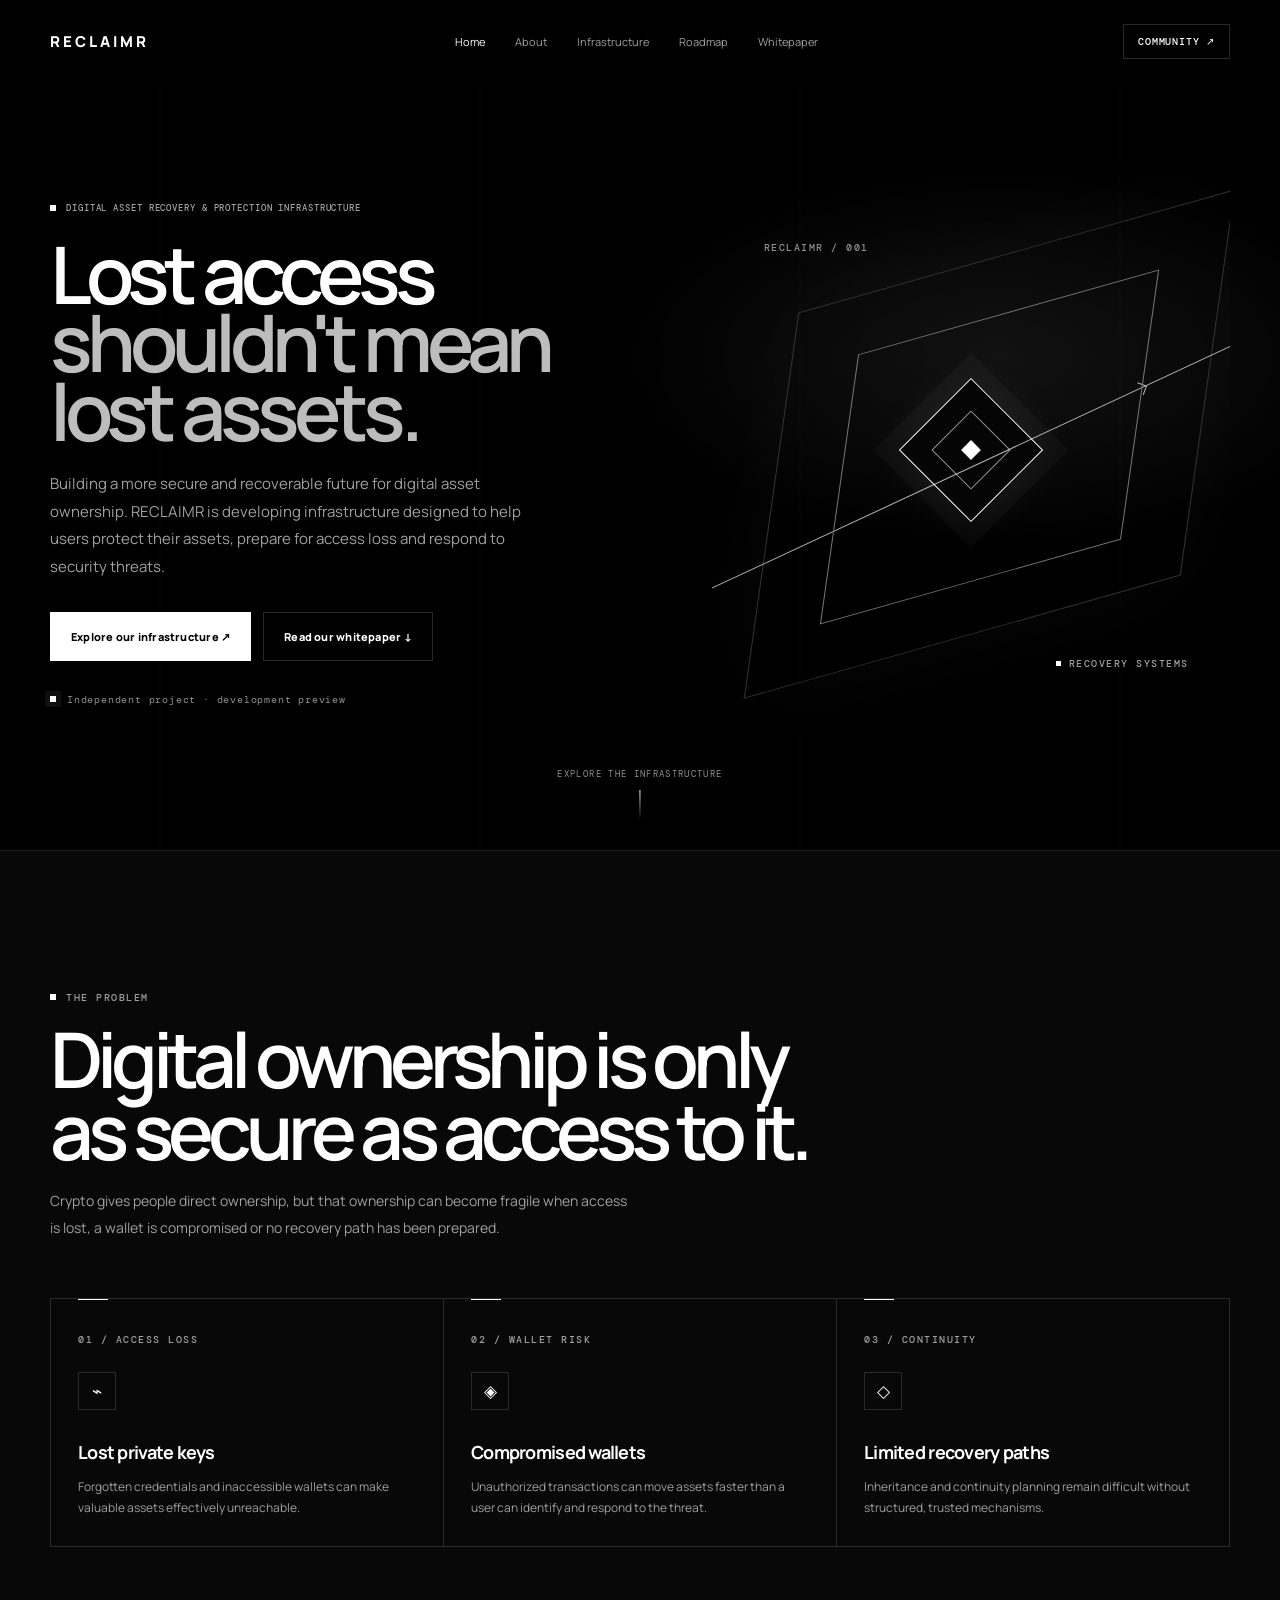
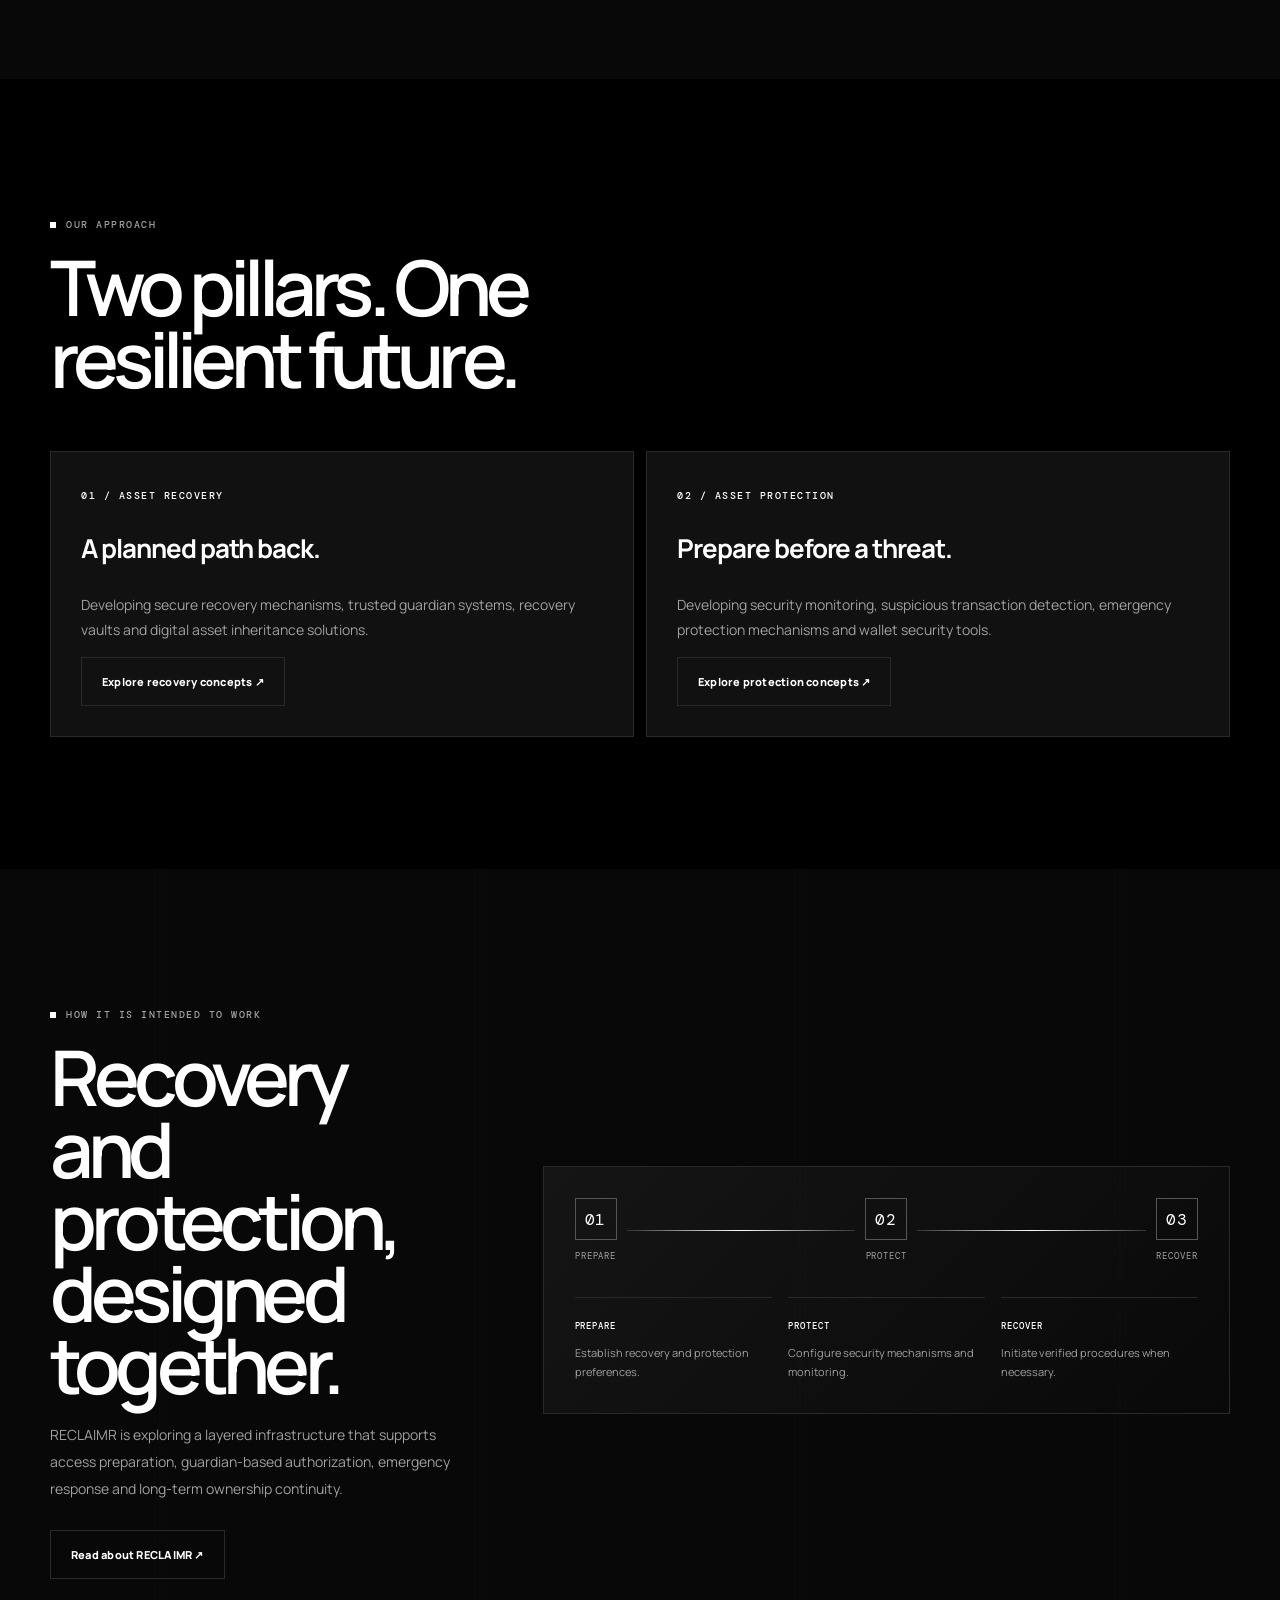
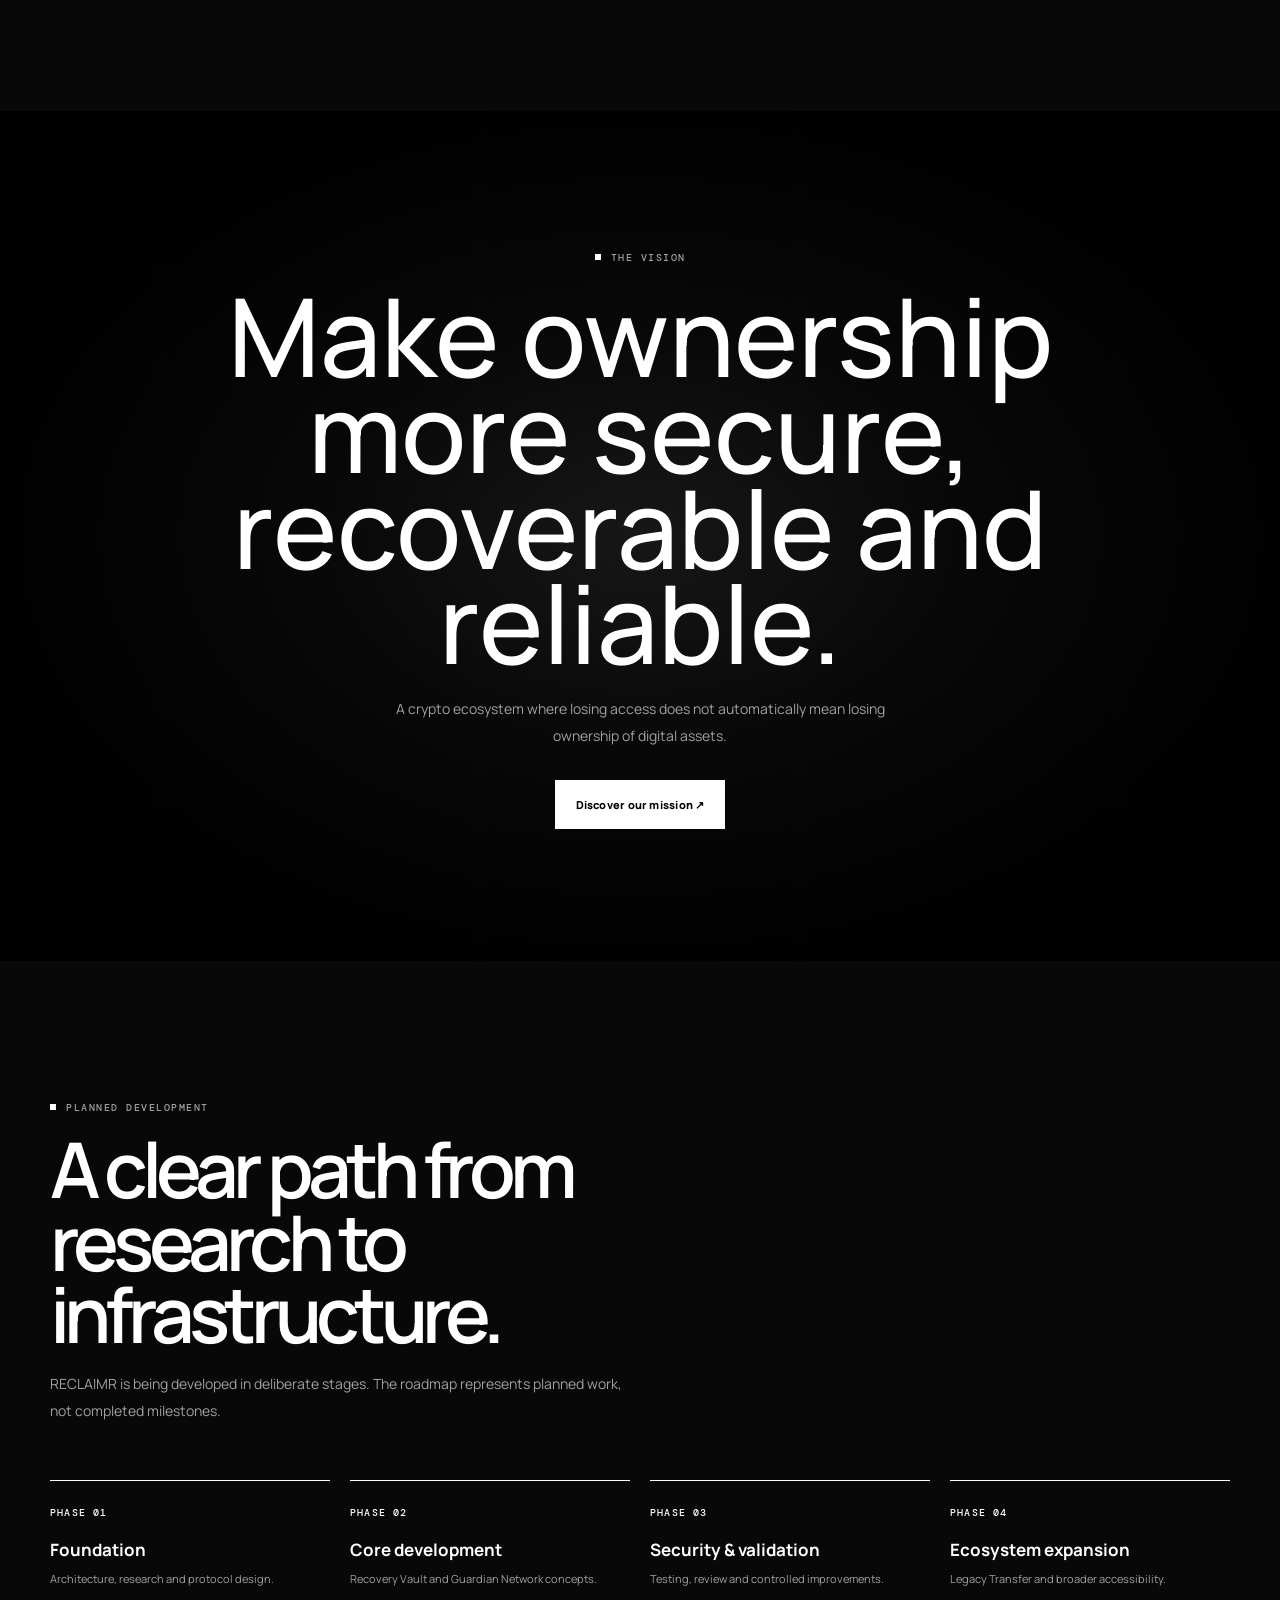
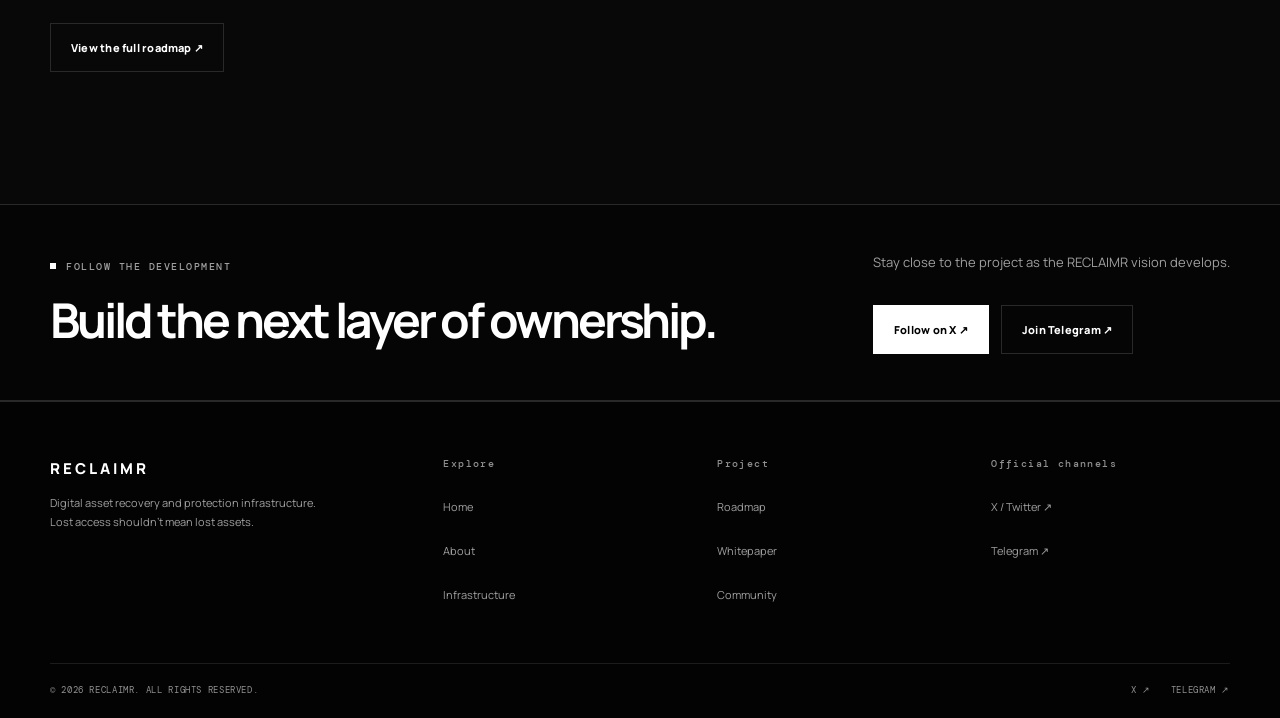
<file: index.html>
<!doctype html>
<html lang="en"><head><meta charset="utf-8"><meta name="viewport" content="width=device-width,initial-scale=1"><meta name="theme-color" content="#000"><meta name="description" content="RECLAIMR is developing digital asset recovery and protection infrastructure."><link rel="icon" href="favicon.svg" type="image/svg+xml"><link rel="stylesheet" href="styles.css"><title>RECLAIMR — Digital Asset Recovery & Protection Infrastructure</title></head>
<body>
<header class="topbar"><nav class="wrap nav" aria-label="Main navigation"><a class="brand" href="index.html"><span class="brand-mark" aria-hidden="true"></span><span>RECLAIMR</span></a><div class="navlinks"><a class="active" href="index.html">Home</a><a href="about.html">About</a><a href="infrastructure.html">Infrastructure</a><a href="roadmap.html">Roadmap</a><a href="whitepaper.html">Whitepaper</a><a class="nav-cta" href="community.html">Community ↗</a></div><a class="nav-cta" href="community.html">Community ↗</a><button class="menu" type="button" aria-label="Open navigation" aria-expanded="false"><span class="micro">Menu</span></button></nav></header>
<main>
<section class="hero"><div class="grid-lines"></div><div class="wrap hero-grid"><div class="hero-copy reveal"><span class="eyebrow">Digital asset recovery &amp; protection infrastructure</span><h1 class="display">Lost access <span>shouldn't mean lost assets.</span></h1><p>Building a more secure and recoverable future for digital asset ownership. RECLAIMR is developing infrastructure designed to help users protect their assets, prepare for access loss and respond to security threats.</p><div class="actions"><a class="button" href="infrastructure.html">Explore our infrastructure ↗</a><a class="button secondary" href="whitepaper.html">Read our whitepaper ↓</a></div><div class="hero-note"><span class="dot"></span>Independent project · development preview</div></div><div class="hero-art reveal delay-2" aria-hidden="true"><div class="angle-art"><span class="micro art-label">RECLAIMR / 001</span><span class="art-core"></span><span class="slash"></span><span class="micro art-footer"><i></i>RECOVERY SYSTEMS</span></div></div></div><div class="scroll-cue">Explore the infrastructure</div></section>
<section class="section problem"><div class="wrap"><div class="section-head reveal"><span class="eyebrow">The problem</span><h2>Digital ownership is only as secure as access to it.</h2><p>Crypto gives people direct ownership, but that ownership can become fragile when access is lost, a wallet is compromised or no recovery path has been prepared.</p></div><div class="card-grid reveal"><article class="card"><span class="micro card-index">01 / ACCESS LOSS</span><div class="icon-box" style="margin-top:24px">⌁</div><h3>Lost private keys</h3><p>Forgotten credentials and inaccessible wallets can make valuable assets effectively unreachable.</p></article><article class="card"><span class="micro card-index">02 / WALLET RISK</span><div class="icon-box" style="margin-top:24px">◈</div><h3>Compromised wallets</h3><p>Unauthorized transactions can move assets faster than a user can identify and respond to the threat.</p></article><article class="card"><span class="micro card-index">03 / CONTINUITY</span><div class="icon-box" style="margin-top:24px">◇</div><h3>Limited recovery paths</h3><p>Inheritance and continuity planning remain difficult without structured, trusted mechanisms.</p></article></div></div></section>
<section class="section"><div class="wrap"><div class="section-head reveal"><span class="eyebrow">Our approach</span><h2>Two pillars. One resilient future.</h2></div><div class="pillars"><article class="pillar reveal"><span class="micro">01 / ASSET RECOVERY</span><h3>A planned path back.</h3><p>Developing secure recovery mechanisms, trusted guardian systems, recovery vaults and digital asset inheritance solutions.</p><a class="button secondary" href="infrastructure.html">Explore recovery concepts ↗</a></article><article class="pillar reveal delay-1"><span class="micro">02 / ASSET PROTECTION</span><h3>Prepare before a threat.</h3><p>Developing security monitoring, suspicious transaction detection, emergency protection mechanisms and wallet security tools.</p><a class="button secondary" href="infrastructure.html">Explore protection concepts ↗</a></article></div></div></section>
<section class="section approach"><div class="grid-lines"></div><div class="wrap approach-grid"><div class="section-head reveal"><span class="eyebrow">How it is intended to work</span><h2>Recovery and protection, designed together.</h2><p>RECLAIMR is exploring a layered infrastructure that supports access preparation, guardian-based authorization, emergency response and long-term ownership continuity.</p><a class="button secondary" href="about.html" style="margin-top:28px">Read about RECLAIMR ↗</a></div><div class="flow-panel reveal delay-1"><div class="flow-path"><div class="flow-step"><i>01</i>PREPARE</div><div class="flow-line"></div><div class="flow-step"><i>02</i>PROTECT</div><div class="flow-line"></div><div class="flow-step"><i>03</i>RECOVER</div></div><div class="stages"><div class="stage"><b>PREPARE</b><span>Establish recovery and protection preferences.</span></div><div class="stage"><b>PROTECT</b><span>Configure security mechanisms and monitoring.</span></div><div class="stage"><b>RECOVER</b><span>Initiate verified procedures when necessary.</span></div></div></div></div></section>
<section class="section vision"><div class="grid-lines"></div><div class="wrap vision-copy reveal"><span class="eyebrow">The vision</span><h2>Make ownership more secure, recoverable and reliable.</h2><p>A crypto ecosystem where losing access does not automatically mean losing ownership of digital assets.</p><div class="actions"><a class="button" href="about.html">Discover our mission ↗</a></div></div></section>
<section class="section preview"><div class="wrap"><div class="section-head reveal"><span class="eyebrow">Planned development</span><h2>A clear path from research to infrastructure.</h2><p>RECLAIMR is being developed in deliberate stages. The roadmap represents planned work, not completed milestones.</p></div><div class="roadmap-preview reveal"><article class="roadmap-item"><b>PHASE 01</b><h3>Foundation</h3><p>Architecture, research and protocol design.</p></article><article class="roadmap-item"><b>PHASE 02</b><h3>Core development</h3><p>Recovery Vault and Guardian Network concepts.</p></article><article class="roadmap-item"><b>PHASE 03</b><h3>Security & validation</h3><p>Testing, review and controlled improvements.</p></article><article class="roadmap-item"><b>PHASE 04</b><h3>Ecosystem expansion</h3><p>Legacy Transfer and broader accessibility.</p></article></div><a class="button secondary" href="roadmap.html" style="margin-top:34px">View the full roadmap ↗</a></div></section>
<section class="community-band"><div class="wrap inner"><div><span class="eyebrow">Follow the development</span><h2>Build the next layer of ownership.</h2></div><div><p>Stay close to the project as the RECLAIMR vision develops.</p><div class="actions"><a class="button" href="https://x.com/reclaimrtech?s=11" target="_blank" rel="noopener noreferrer">Follow on X ↗</a><a class="button secondary" href="https://t.me/RECLAIMRTECH" target="_blank" rel="noopener noreferrer">Join Telegram ↗</a></div></div></div></section>
</main>
<footer><div class="wrap"><div class="footer-main"><div class="footer-brand"><a class="brand" href="index.html"><span class="brand-mark" aria-hidden="true"></span><span>RECLAIMR</span></a><p>Digital asset recovery and protection infrastructure.<br>Lost access shouldn't mean lost assets.</p></div><div class="footer-col"><h3>Explore</h3><a href="index.html">Home</a><a href="about.html">About</a><a href="infrastructure.html">Infrastructure</a></div><div class="footer-col"><h3>Project</h3><a href="roadmap.html">Roadmap</a><a href="whitepaper.html">Whitepaper</a><a href="community.html">Community</a></div><div class="footer-col"><h3>Official channels</h3><a href="https://x.com/reclaimrtech?s=11" target="_blank" rel="noopener noreferrer">X / Twitter ↗</a><a href="https://t.me/RECLAIMRTECH" target="_blank" rel="noopener noreferrer">Telegram ↗</a></div></div><div class="footer-bottom"><span>© <span id="year"></span> RECLAIMR. All rights reserved.</span><div class="footer-social"><a href="https://x.com/reclaimrtech?s=11" target="_blank" rel="noopener noreferrer">X ↗</a><a href="https://t.me/RECLAIMRTECH" target="_blank" rel="noopener noreferrer">TELEGRAM ↗</a></div></div></div></footer><script src="script.js"></script></body></html>
</file>
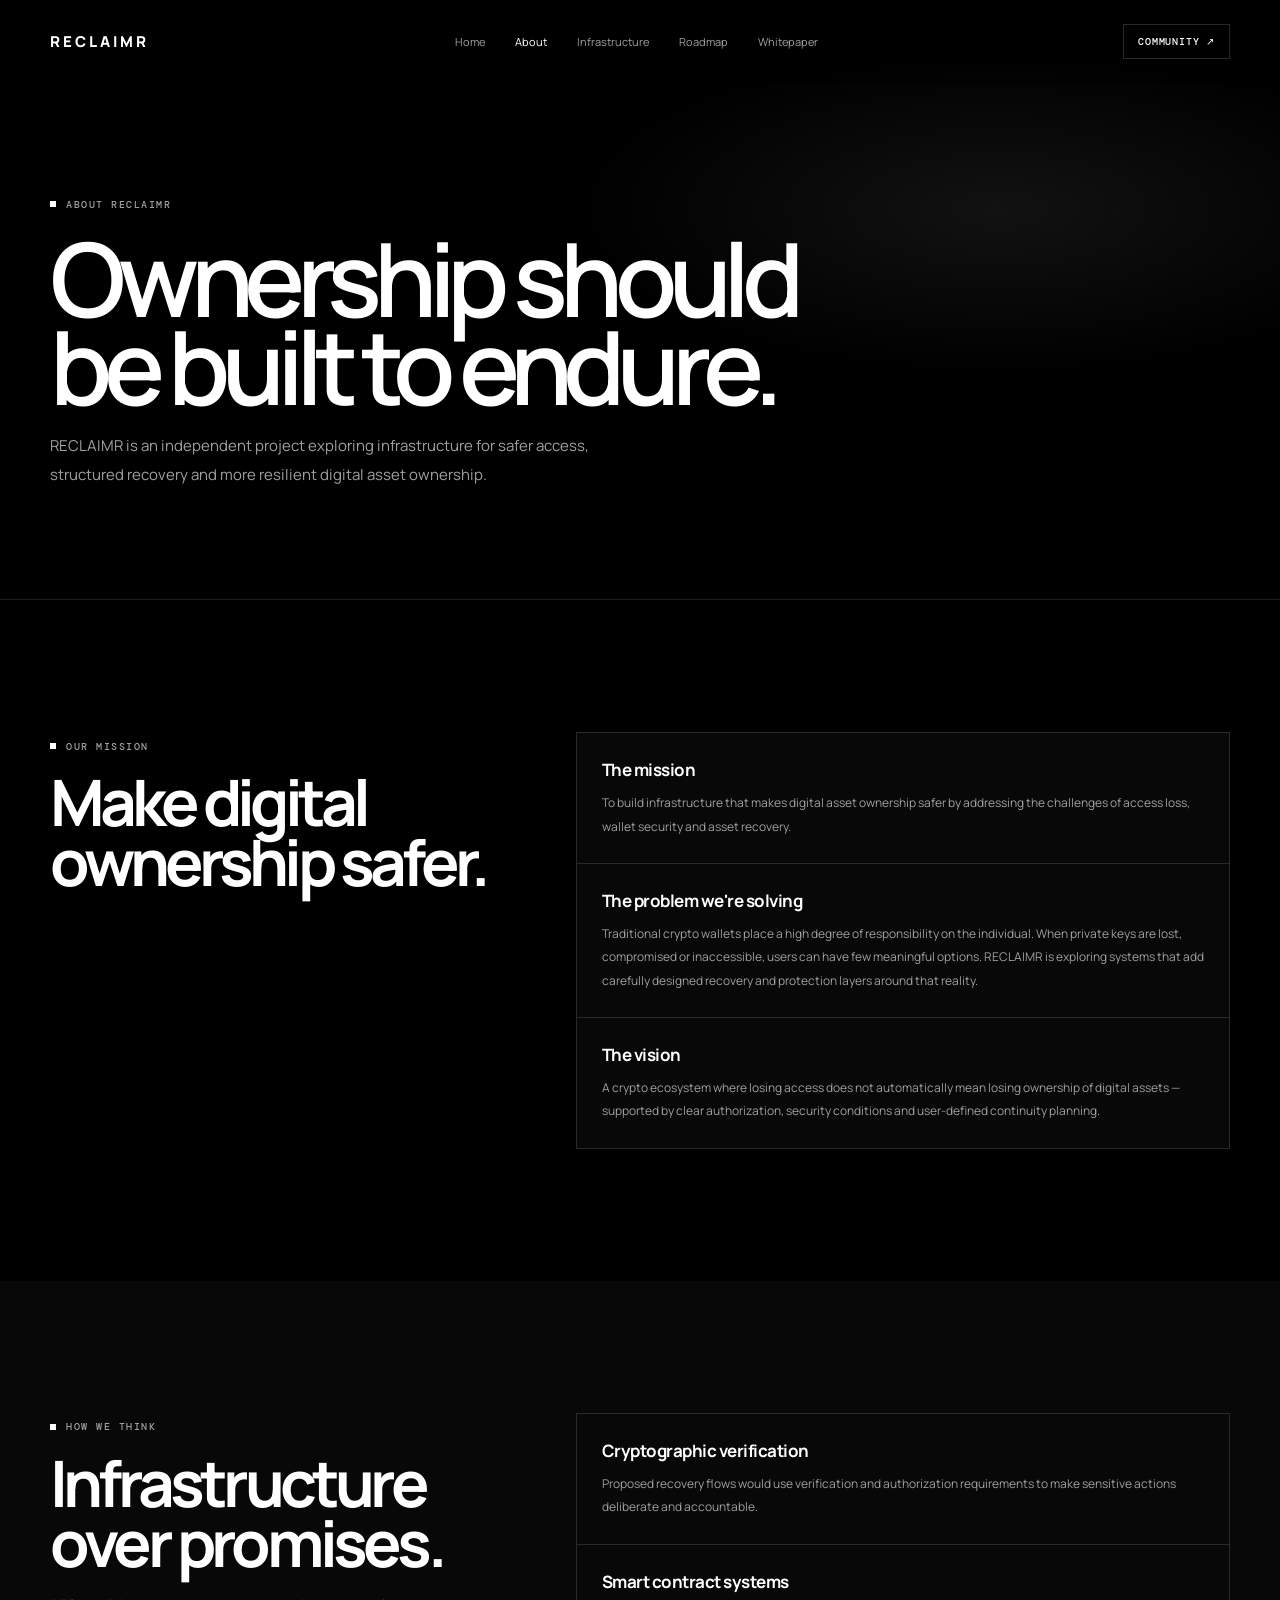
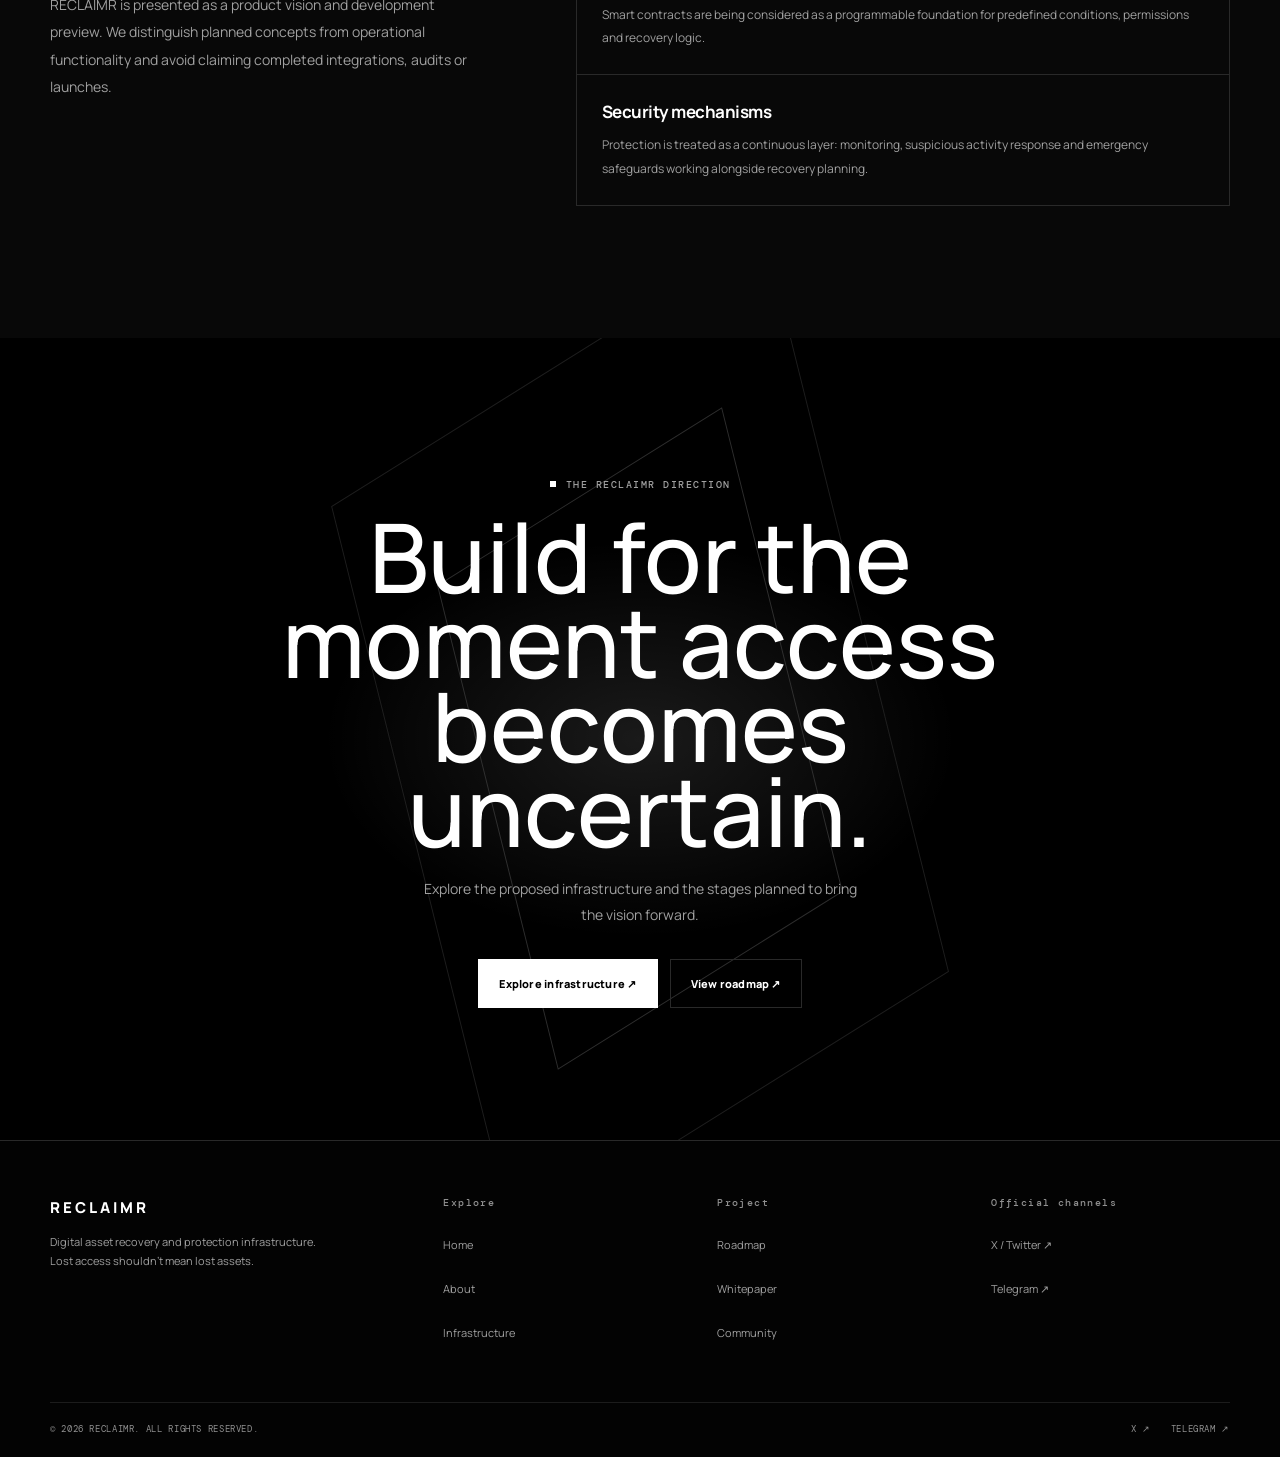
<file: about.html>
<!doctype html><html lang="en"><head><meta charset="utf-8"><meta name="viewport" content="width=device-width,initial-scale=1"><meta name="theme-color" content="#000"><meta name="description" content="Learn about RECLAIMR's mission and vision for digital asset recovery."><link rel="icon" href="favicon.svg" type="image/svg+xml"><link rel="stylesheet" href="styles.css"><title>About RECLAIMR — A More Recoverable Future</title></head><body>
<header class="topbar"><nav class="wrap nav" aria-label="Main navigation"><a class="brand" href="index.html"><span class="brand-mark"></span><span>RECLAIMR</span></a><div class="navlinks"><a href="index.html">Home</a><a class="active" href="about.html">About</a><a href="infrastructure.html">Infrastructure</a><a href="roadmap.html">Roadmap</a><a href="whitepaper.html">Whitepaper</a><a class="nav-cta" href="community.html">Community ↗</a></div><a class="nav-cta" href="community.html">Community ↗</a><button class="menu" type="button" aria-label="Open navigation" aria-expanded="false"><span class="micro">Menu</span></button></nav></header>
<main><section class="page-hero"><div class="grid-lines"></div><div class="wrap reveal"><span class="eyebrow">About RECLAIMR</span><h1 class="display">Ownership should be built to endure.</h1><p>RECLAIMR is an independent project exploring infrastructure for safer access, structured recovery and more resilient digital asset ownership.</p></div></section>
<section class="section"><div class="wrap two-col"><div class="reveal"><span class="eyebrow">Our mission</span><h2>Make digital ownership safer.</h2></div><div class="copy-stack reveal delay-1"><article class="copy-block"><h3>The mission</h3><p>To build infrastructure that makes digital asset ownership safer by addressing the challenges of access loss, wallet security and asset recovery.</p></article><article class="copy-block"><h3>The problem we're solving</h3><p>Traditional crypto wallets place a high degree of responsibility on the individual. When private keys are lost, compromised or inaccessible, users can have few meaningful options. RECLAIMR is exploring systems that add carefully designed recovery and protection layers around that reality.</p></article><article class="copy-block"><h3>The vision</h3><p>A crypto ecosystem where losing access does not automatically mean losing ownership of digital assets — supported by clear authorization, security conditions and user-defined continuity planning.</p></article></div></div></section>
<section class="section" style="background:#080808"><div class="wrap two-col"><div class="reveal"><span class="eyebrow">How we think</span><h2>Infrastructure over promises.</h2><p>RECLAIMR is presented as a product vision and development preview. We distinguish planned concepts from operational functionality and avoid claiming completed integrations, audits or launches.</p></div><div class="copy-stack reveal delay-1"><article class="copy-block"><h3>Cryptographic verification</h3><p>Proposed recovery flows would use verification and authorization requirements to make sensitive actions deliberate and accountable.</p></article><article class="copy-block"><h3>Smart contract systems</h3><p>Smart contracts are being considered as a programmable foundation for predefined conditions, permissions and recovery logic.</p></article><article class="copy-block"><h3>Security mechanisms</h3><p>Protection is treated as a continuous layer: monitoring, suspicious activity response and emergency safeguards working alongside recovery planning.</p></article></div></div></section>
<section class="section final"><div class="final-geometry"></div><div class="wrap final-copy reveal"><span class="eyebrow">The RECLAIMR direction</span><h2>Build for the moment access becomes uncertain.</h2><p>Explore the proposed infrastructure and the stages planned to bring the vision forward.</p><div class="actions"><a class="button" href="infrastructure.html">Explore infrastructure ↗</a><a class="button secondary" href="roadmap.html">View roadmap ↗</a></div></div></section></main>
<footer><div class="wrap"><div class="footer-main"><div class="footer-brand"><a class="brand" href="index.html"><span class="brand-mark"></span><span>RECLAIMR</span></a><p>Digital asset recovery and protection infrastructure.<br>Lost access shouldn't mean lost assets.</p></div><div class="footer-col"><h3>Explore</h3><a href="index.html">Home</a><a href="about.html">About</a><a href="infrastructure.html">Infrastructure</a></div><div class="footer-col"><h3>Project</h3><a href="roadmap.html">Roadmap</a><a href="whitepaper.html">Whitepaper</a><a href="community.html">Community</a></div><div class="footer-col"><h3>Official channels</h3><a href="https://x.com/reclaimrtech?s=11" target="_blank" rel="noopener noreferrer">X / Twitter ↗</a><a href="https://t.me/RECLAIMRTECH" target="_blank" rel="noopener noreferrer">Telegram ↗</a></div></div><div class="footer-bottom"><span>© <span id="year"></span> RECLAIMR. All rights reserved.</span><div class="footer-social"><a href="https://x.com/reclaimrtech?s=11" target="_blank" rel="noopener noreferrer">X ↗</a><a href="https://t.me/RECLAIMRTECH" target="_blank" rel="noopener noreferrer">TELEGRAM ↗</a></div></div></div></footer><script src="script.js"></script></body></html>
</file>
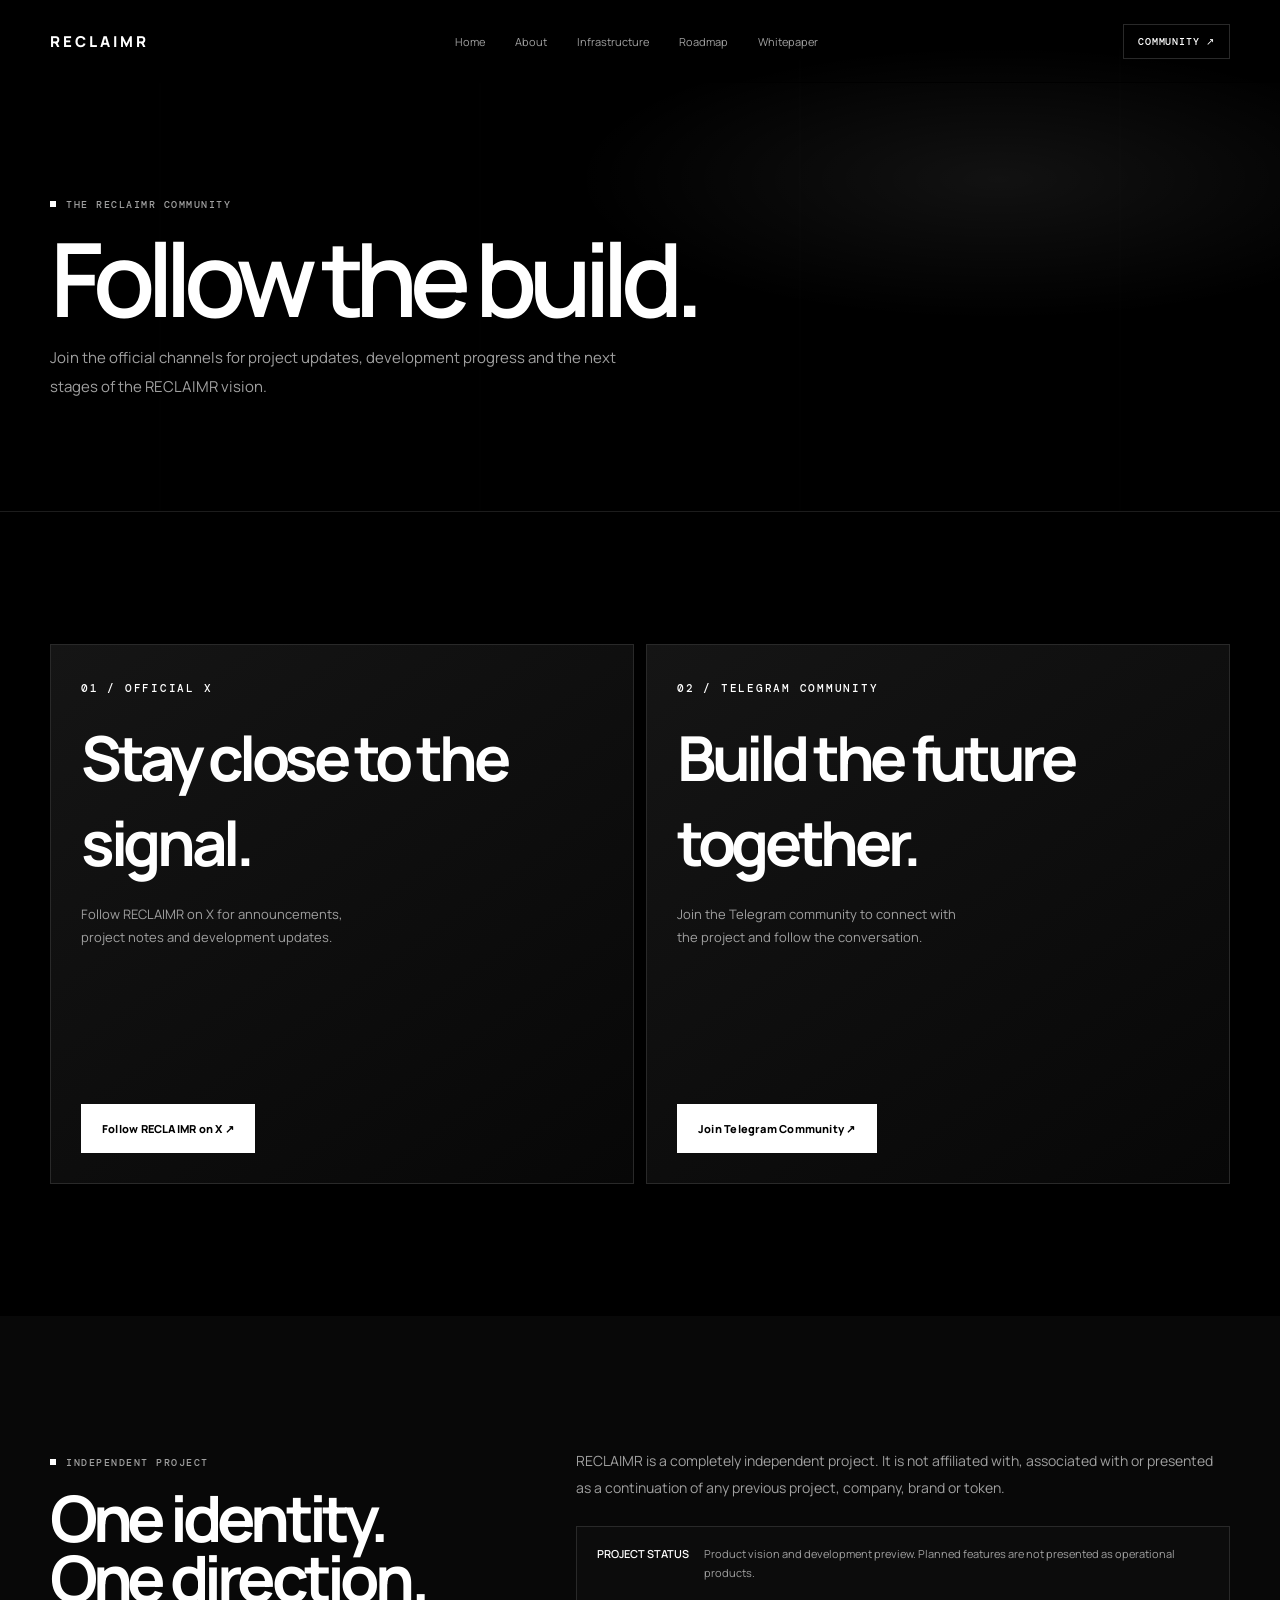
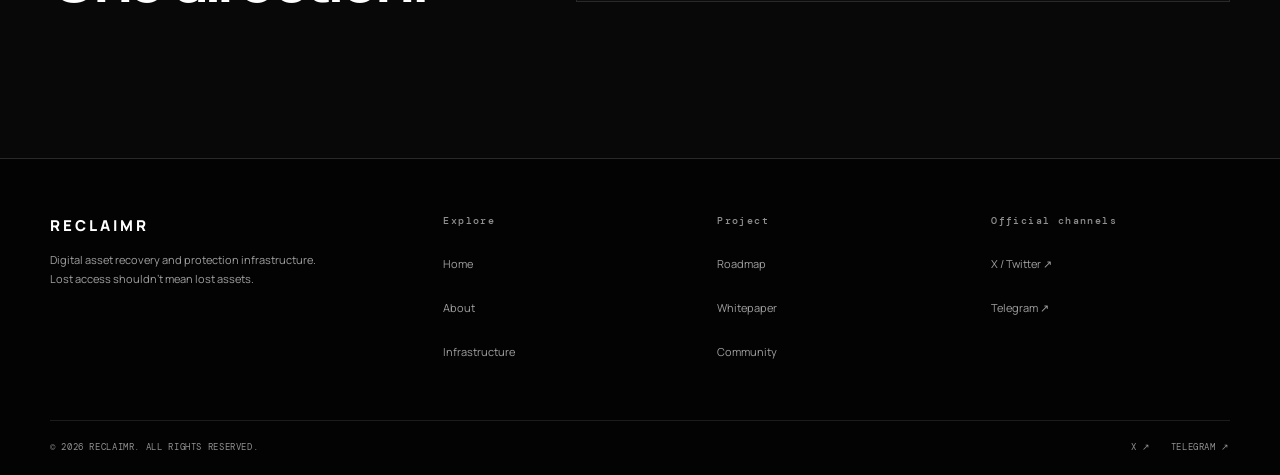
<file: community.html>
<!doctype html><html lang="en"><head><meta charset="utf-8"><meta name="viewport" content="width=device-width,initial-scale=1"><meta name="theme-color" content="#000"><meta name="description" content="Join the RECLAIMR community on X and Telegram."><link rel="icon" href="favicon.svg" type="image/svg+xml"><link rel="stylesheet" href="styles.css"><title>Community — RECLAIMR</title></head><body>
<header class="topbar"><nav class="wrap nav" aria-label="Main navigation"><a class="brand" href="index.html"><span class="brand-mark"></span><span>RECLAIMR</span></a><div class="navlinks"><a href="index.html">Home</a><a href="about.html">About</a><a href="infrastructure.html">Infrastructure</a><a href="roadmap.html">Roadmap</a><a href="whitepaper.html">Whitepaper</a><a class="nav-cta active" href="community.html">Community ↗</a></div><a class="nav-cta" href="community.html">Community ↗</a><button class="menu" type="button" aria-label="Open navigation" aria-expanded="false"><span class="micro">Menu</span></button></nav></header>
<main><section class="page-hero"><div class="grid-lines"></div><div class="wrap reveal"><span class="eyebrow">The RECLAIMR community</span><h1 class="display">Follow the build.</h1><p>Join the official channels for project updates, development progress and the next stages of the RECLAIMR vision.</p></div></section><section class="section"><div class="wrap"><div class="community-page"><article class="social-card reveal"><div><span class="social-mark">01 / OFFICIAL X</span><h2>Stay close to the signal.</h2><p>Follow RECLAIMR on X for announcements, project notes and development updates.</p></div><a class="button" href="https://x.com/reclaimrtech?s=11" target="_blank" rel="noopener noreferrer">Follow RECLAIMR on X ↗</a></article><article class="social-card reveal delay-1"><div><span class="social-mark">02 / TELEGRAM COMMUNITY</span><h2>Build the future together.</h2><p>Join the Telegram community to connect with the project and follow the conversation.</p></div><a class="button" href="https://t.me/RECLAIMRTECH" target="_blank" rel="noopener noreferrer">Join Telegram Community ↗</a></article></div></div></section><section class="section" style="background:#080808"><div class="wrap two-col"><div class="reveal"><span class="eyebrow">Independent project</span><h2>One identity. One direction.</h2></div><div class="reveal delay-1"><p style="color:var(--muted);font-size:14px;line-height:1.9;margin:0">RECLAIMR is a completely independent project. It is not affiliated with, associated with or presented as a continuation of any previous project, company, brand or token.</p><div class="notice" style="margin-top:25px"><strong>PROJECT STATUS</strong><span>Product vision and development preview. Planned features are not presented as operational products.</span></div></div></div></section></main>
<footer><div class="wrap"><div class="footer-main"><div class="footer-brand"><a class="brand" href="index.html"><span class="brand-mark"></span><span>RECLAIMR</span></a><p>Digital asset recovery and protection infrastructure.<br>Lost access shouldn't mean lost assets.</p></div><div class="footer-col"><h3>Explore</h3><a href="index.html">Home</a><a href="about.html">About</a><a href="infrastructure.html">Infrastructure</a></div><div class="footer-col"><h3>Project</h3><a href="roadmap.html">Roadmap</a><a href="whitepaper.html">Whitepaper</a><a href="community.html">Community</a></div><div class="footer-col"><h3>Official channels</h3><a href="https://x.com/reclaimrtech?s=11" target="_blank" rel="noopener noreferrer">X / Twitter ↗</a><a href="https://t.me/RECLAIMRTECH" target="_blank" rel="noopener noreferrer">Telegram ↗</a></div></div><div class="footer-bottom"><span>© <span id="year"></span> RECLAIMR. All rights reserved.</span><div class="footer-social"><a href="https://x.com/reclaimrtech?s=11" target="_blank" rel="noopener noreferrer">X ↗</a><a href="https://t.me/RECLAIMRTECH" target="_blank" rel="noopener noreferrer">TELEGRAM ↗</a></div></div></div></footer><script src="script.js"></script></body></html>
</file>
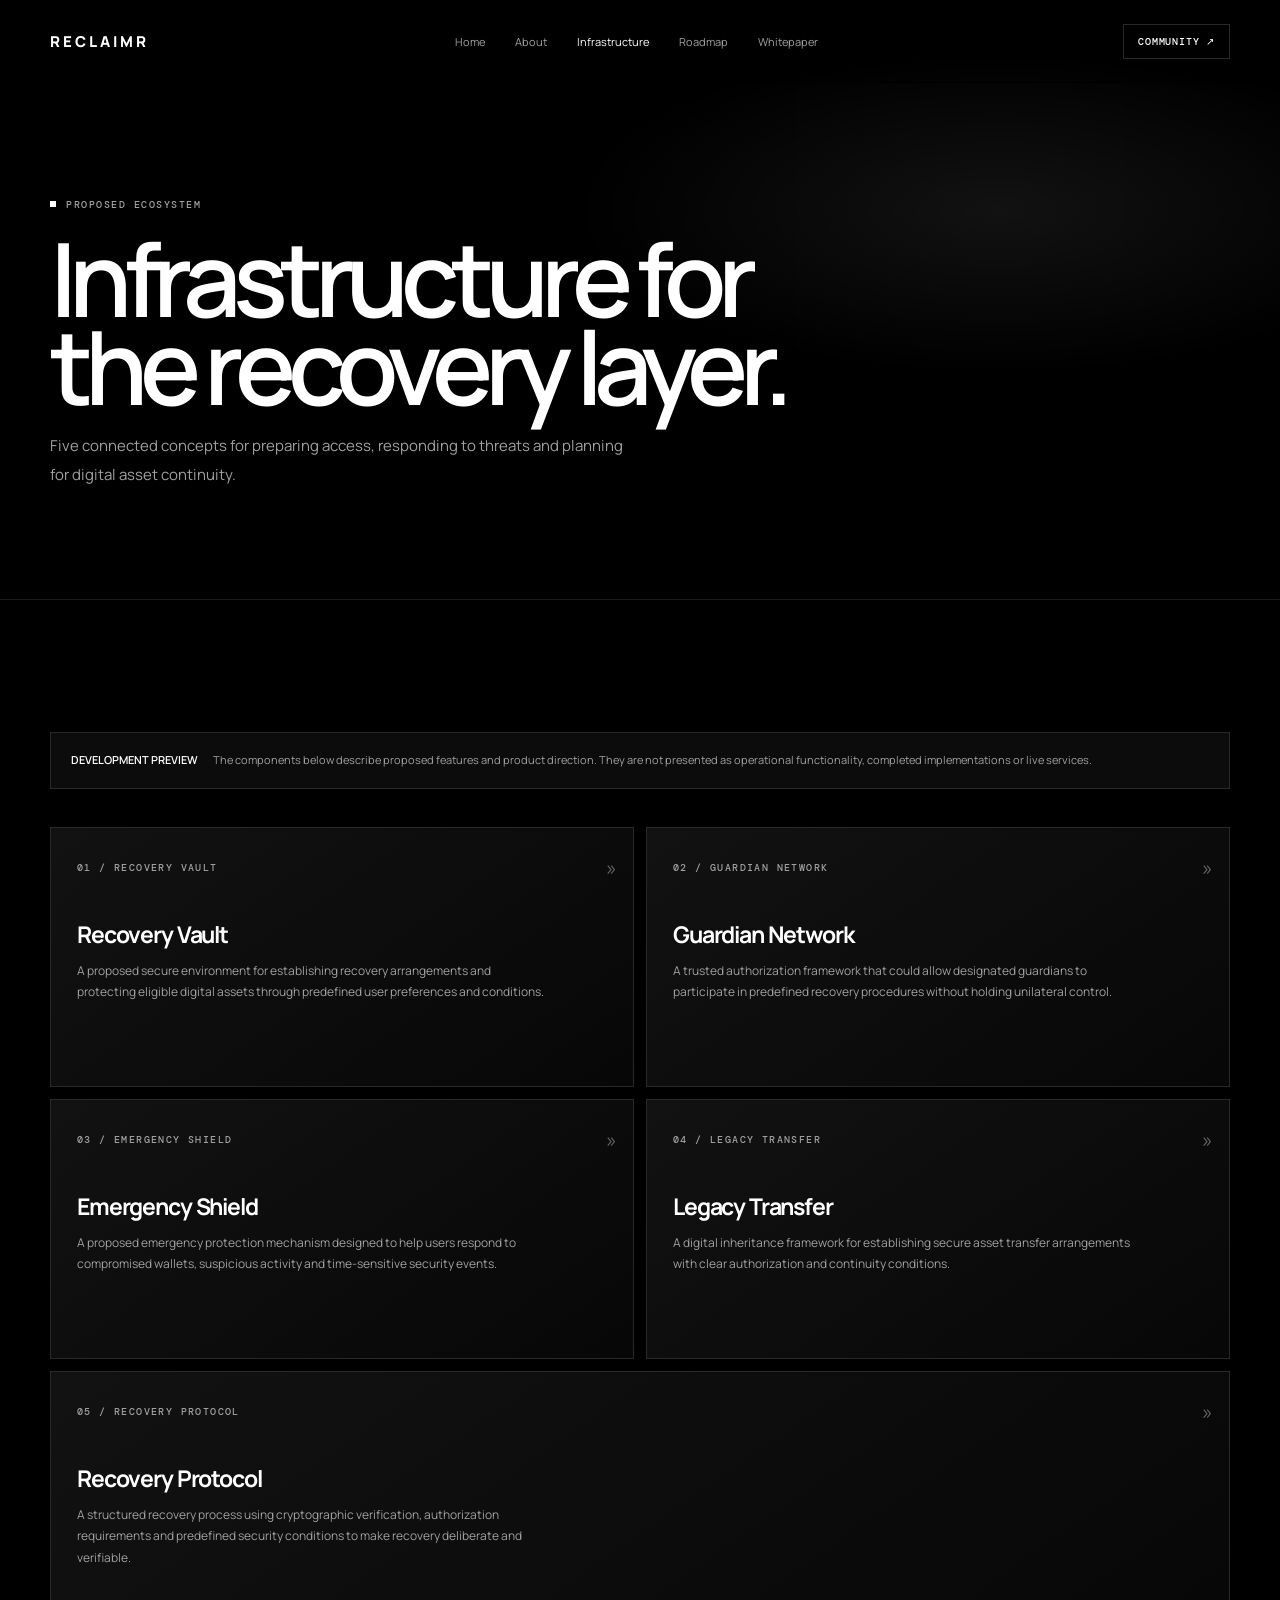
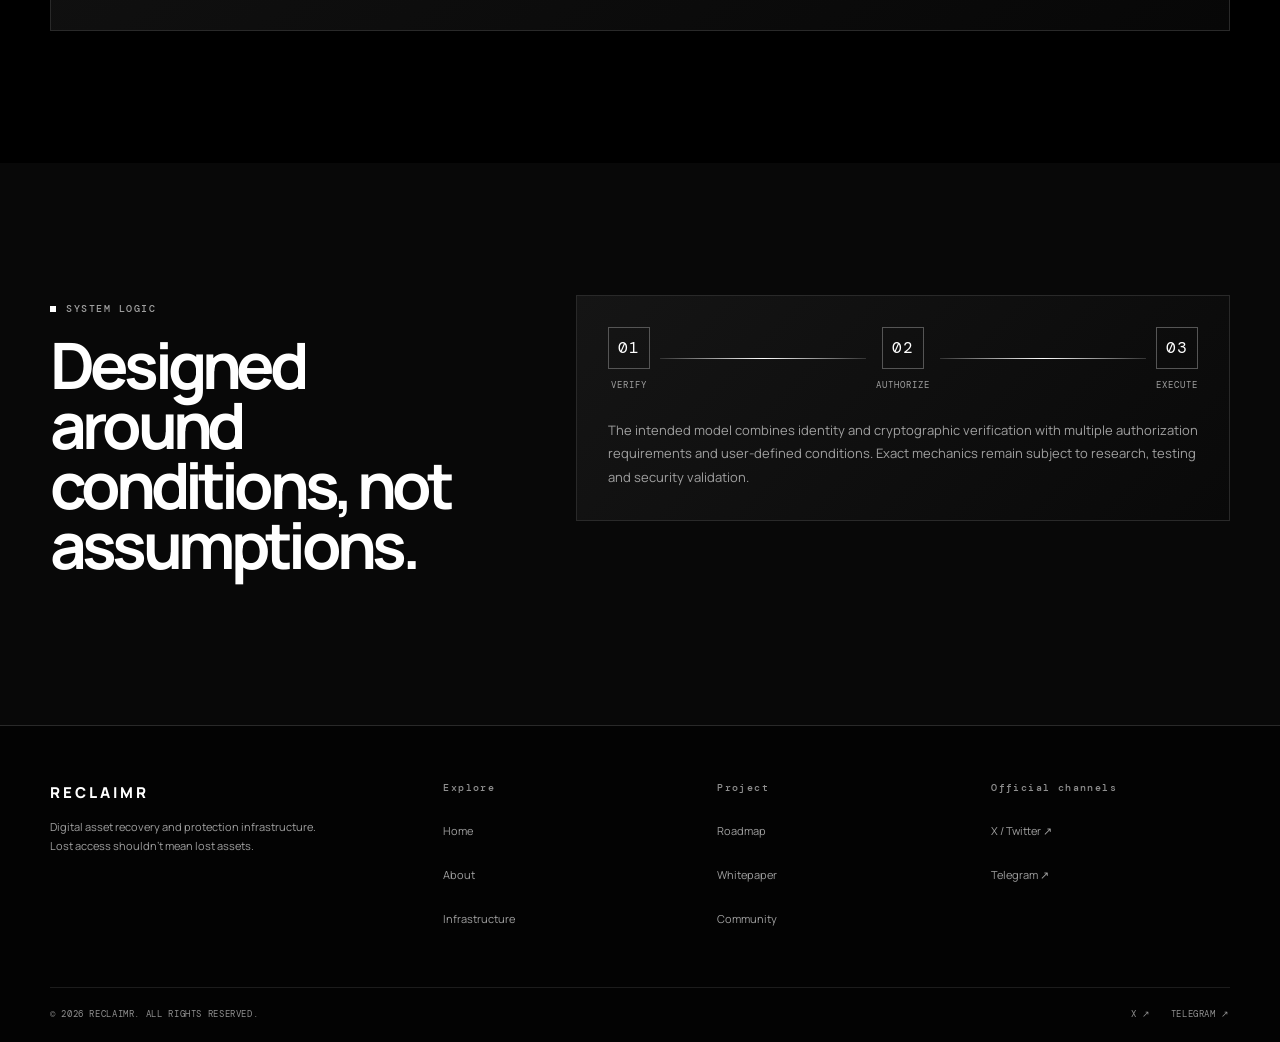
<file: infrastructure.html>
<!doctype html><html lang="en"><head><meta charset="utf-8"><meta name="viewport" content="width=device-width,initial-scale=1"><meta name="theme-color" content="#000"><meta name="description" content="Explore the proposed RECLAIMR digital asset recovery and protection infrastructure."><link rel="icon" href="favicon.svg" type="image/svg+xml"><link rel="stylesheet" href="styles.css"><title>Infrastructure — RECLAIMR</title></head><body>
<header class="topbar"><nav class="wrap nav" aria-label="Main navigation"><a class="brand" href="index.html"><span class="brand-mark"></span><span>RECLAIMR</span></a><div class="navlinks"><a href="index.html">Home</a><a href="about.html">About</a><a class="active" href="infrastructure.html">Infrastructure</a><a href="roadmap.html">Roadmap</a><a href="whitepaper.html">Whitepaper</a><a class="nav-cta" href="community.html">Community ↗</a></div><a class="nav-cta" href="community.html">Community ↗</a><button class="menu" type="button" aria-label="Open navigation" aria-expanded="false"><span class="micro">Menu</span></button></nav></header>
<main><section class="page-hero"><div class="grid-lines"></div><div class="wrap reveal"><span class="eyebrow">Proposed ecosystem</span><h1 class="display">Infrastructure for the recovery layer.</h1><p>Five connected concepts for preparing access, responding to threats and planning for digital asset continuity.</p></div></section>
<section class="section"><div class="wrap"><div class="notice reveal"><strong>DEVELOPMENT PREVIEW</strong><span>The components below describe proposed features and product direction. They are not presented as operational functionality, completed implementations or live services.</span></div><div class="infra-grid" style="margin-top:38px"><article class="infra-card reveal"><span class="number">01 / RECOVERY VAULT</span><span class="chevrons">»</span><h3>Recovery Vault</h3><p>A proposed secure environment for establishing recovery arrangements and protecting eligible digital assets through predefined user preferences and conditions.</p></article><article class="infra-card reveal delay-1"><span class="number">02 / GUARDIAN NETWORK</span><span class="chevrons">»</span><h3>Guardian Network</h3><p>A trusted authorization framework that could allow designated guardians to participate in predefined recovery procedures without holding unilateral control.</p></article><article class="infra-card reveal delay-2"><span class="number">03 / EMERGENCY SHIELD</span><span class="chevrons">»</span><h3>Emergency Shield</h3><p>A proposed emergency protection mechanism designed to help users respond to compromised wallets, suspicious activity and time-sensitive security events.</p></article><article class="infra-card reveal delay-3"><span class="number">04 / LEGACY TRANSFER</span><span class="chevrons">»</span><h3>Legacy Transfer</h3><p>A digital inheritance framework for establishing secure asset transfer arrangements with clear authorization and continuity conditions.</p></article><article class="infra-card reveal"><span class="number">05 / RECOVERY PROTOCOL</span><span class="chevrons">»</span><h3>Recovery Protocol</h3><p>A structured recovery process using cryptographic verification, authorization requirements and predefined security conditions to make recovery deliberate and verifiable.</p></article></div></div></section>
<section class="section" style="background:#080808"><div class="wrap two-col"><div class="reveal"><span class="eyebrow">System logic</span><h2>Designed around conditions, not assumptions.</h2></div><div class="flow-panel reveal delay-1"><div class="flow-path"><div class="flow-step"><i>01</i>VERIFY</div><div class="flow-line"></div><div class="flow-step"><i>02</i>AUTHORIZE</div><div class="flow-line"></div><div class="flow-step"><i>03</i>EXECUTE</div></div><p style="color:var(--muted);font-size:13px;line-height:1.8;margin:28px 0 0">The intended model combines identity and cryptographic verification with multiple authorization requirements and user-defined conditions. Exact mechanics remain subject to research, testing and security validation.</p></div></div></section></main>
<footer><div class="wrap"><div class="footer-main"><div class="footer-brand"><a class="brand" href="index.html"><span class="brand-mark"></span><span>RECLAIMR</span></a><p>Digital asset recovery and protection infrastructure.<br>Lost access shouldn't mean lost assets.</p></div><div class="footer-col"><h3>Explore</h3><a href="index.html">Home</a><a href="about.html">About</a><a href="infrastructure.html">Infrastructure</a></div><div class="footer-col"><h3>Project</h3><a href="roadmap.html">Roadmap</a><a href="whitepaper.html">Whitepaper</a><a href="community.html">Community</a></div><div class="footer-col"><h3>Official channels</h3><a href="https://x.com/reclaimrtech?s=11" target="_blank" rel="noopener noreferrer">X / Twitter ↗</a><a href="https://t.me/RECLAIMRTECH" target="_blank" rel="noopener noreferrer">Telegram ↗</a></div></div><div class="footer-bottom"><span>© <span id="year"></span> RECLAIMR. All rights reserved.</span><div class="footer-social"><a href="https://x.com/reclaimrtech?s=11" target="_blank" rel="noopener noreferrer">X ↗</a><a href="https://t.me/RECLAIMRTECH" target="_blank" rel="noopener noreferrer">TELEGRAM ↗</a></div></div></div></footer><script src="script.js"></script></body></html>
</file>
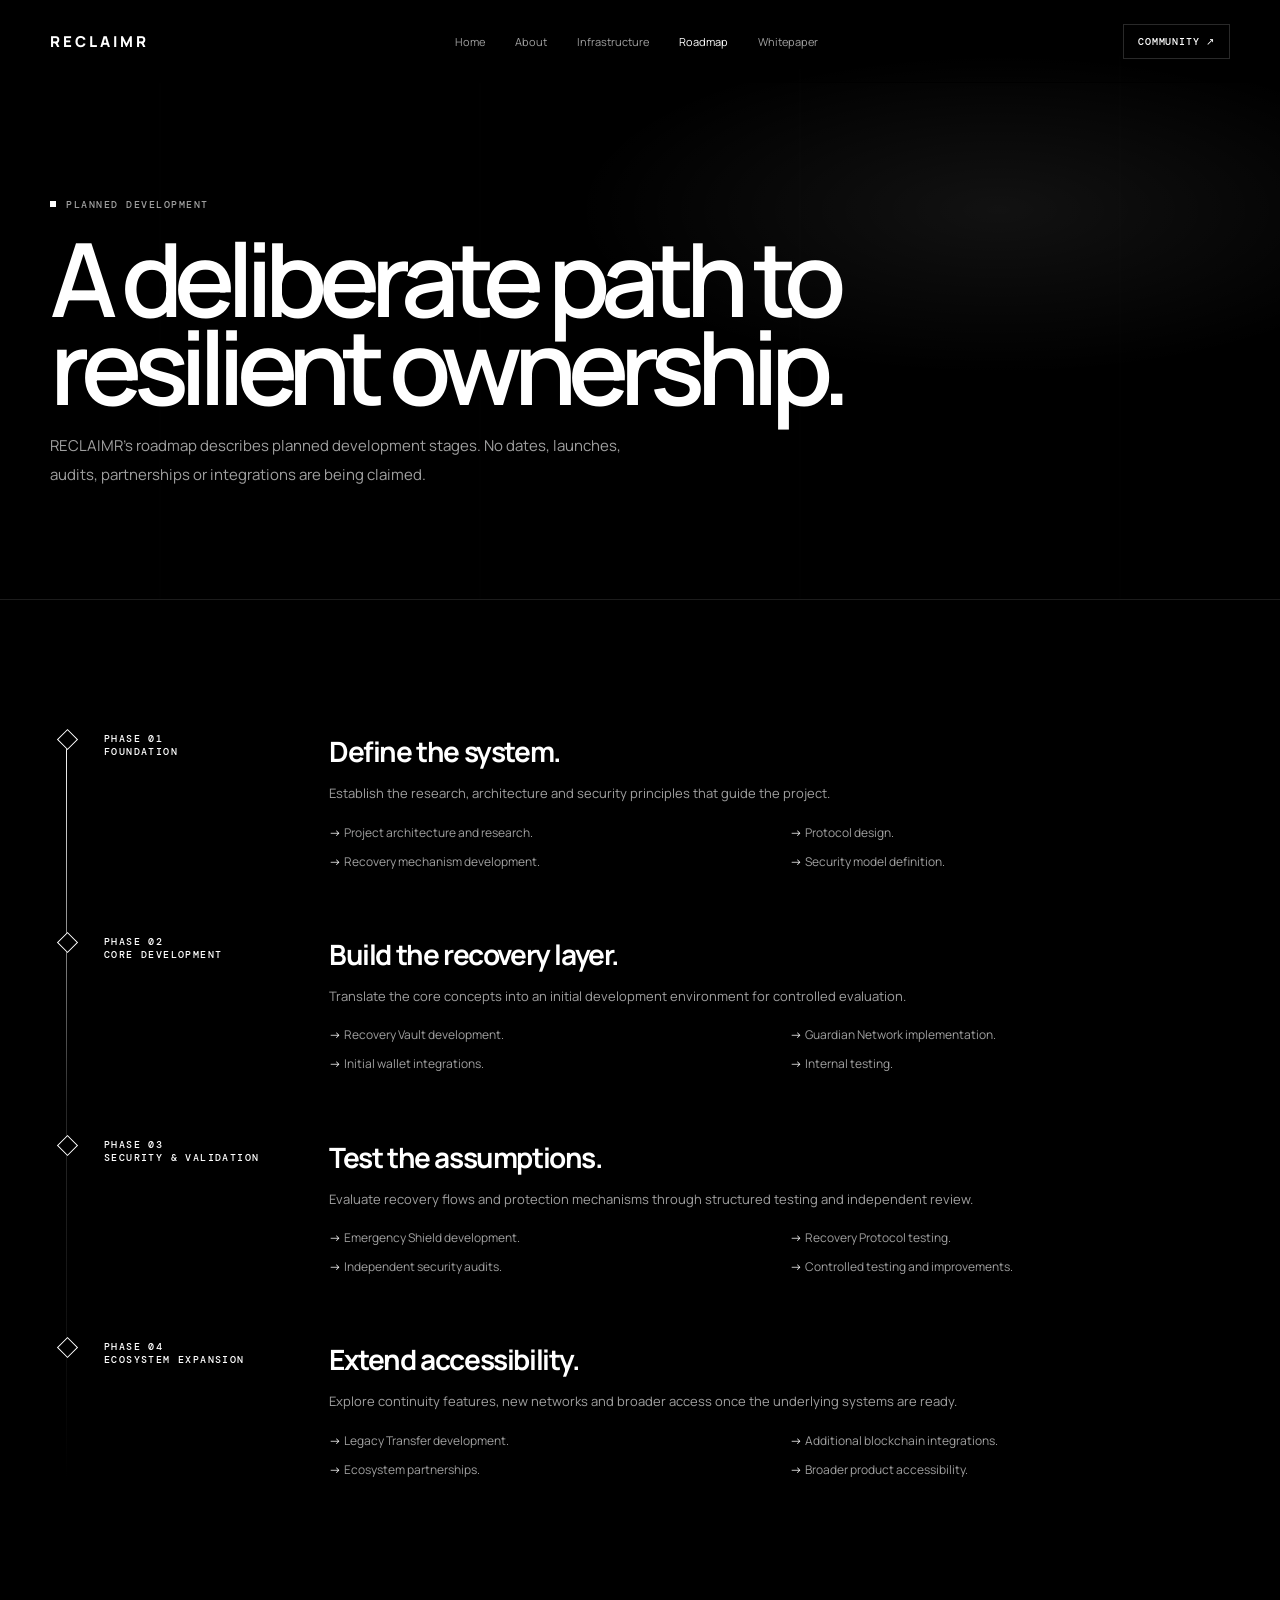
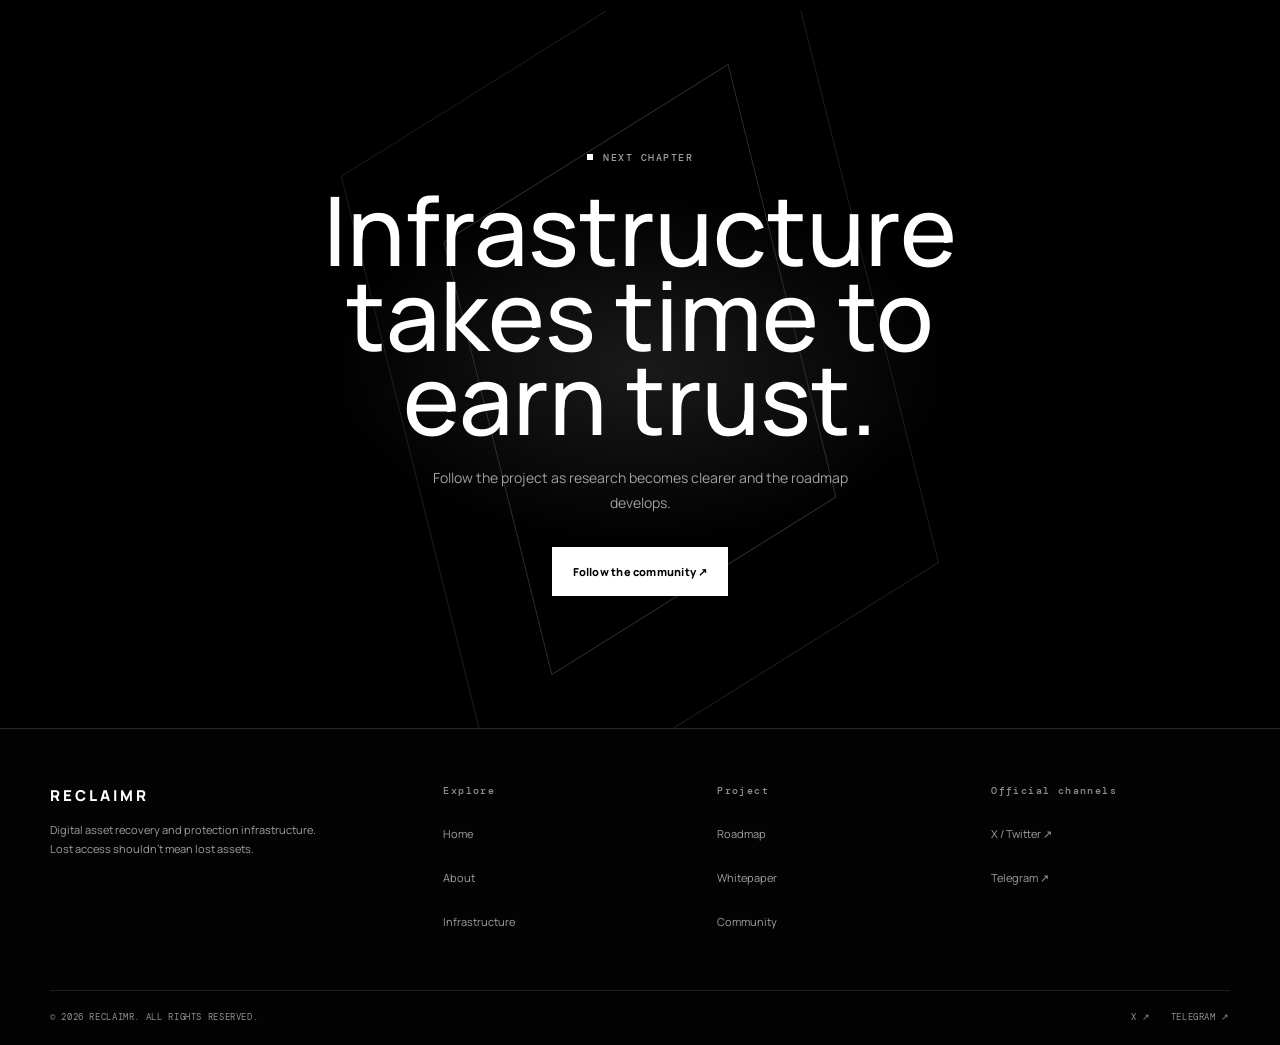
<file: roadmap.html>
<!doctype html><html lang="en"><head><meta charset="utf-8"><meta name="viewport" content="width=device-width,initial-scale=1"><meta name="theme-color" content="#000"><meta name="description" content="The planned RECLAIMR development roadmap."><link rel="icon" href="favicon.svg" type="image/svg+xml"><link rel="stylesheet" href="styles.css"><title>Roadmap — RECLAIMR</title></head><body>
<header class="topbar"><nav class="wrap nav" aria-label="Main navigation"><a class="brand" href="index.html"><span class="brand-mark"></span><span>RECLAIMR</span></a><div class="navlinks"><a href="index.html">Home</a><a href="about.html">About</a><a href="infrastructure.html">Infrastructure</a><a class="active" href="roadmap.html">Roadmap</a><a href="whitepaper.html">Whitepaper</a><a class="nav-cta" href="community.html">Community ↗</a></div><a class="nav-cta" href="community.html">Community ↗</a><button class="menu" type="button" aria-label="Open navigation" aria-expanded="false"><span class="micro">Menu</span></button></nav></header>
<main><section class="page-hero"><div class="grid-lines"></div><div class="wrap reveal"><span class="eyebrow">Planned development</span><h1 class="display">A deliberate path to resilient ownership.</h1><p>RECLAIMR's roadmap describes planned development stages. No dates, launches, audits, partnerships or integrations are being claimed.</p></div></section><section class="section"><div class="wrap"><div class="roadmap-list"><article class="phase reveal"><div class="phase-label">PHASE 01<br>FOUNDATION</div><div><h3>Define the system.</h3><p>Establish the research, architecture and security principles that guide the project.</p><ul><li>Project architecture and research.</li><li>Protocol design.</li><li>Recovery mechanism development.</li><li>Security model definition.</li></ul></div></article><article class="phase reveal"><div class="phase-label">PHASE 02<br>CORE DEVELOPMENT</div><div><h3>Build the recovery layer.</h3><p>Translate the core concepts into an initial development environment for controlled evaluation.</p><ul><li>Recovery Vault development.</li><li>Guardian Network implementation.</li><li>Initial wallet integrations.</li><li>Internal testing.</li></ul></div></article><article class="phase reveal"><div class="phase-label">PHASE 03<br>SECURITY & VALIDATION</div><div><h3>Test the assumptions.</h3><p>Evaluate recovery flows and protection mechanisms through structured testing and independent review.</p><ul><li>Emergency Shield development.</li><li>Recovery Protocol testing.</li><li>Independent security audits.</li><li>Controlled testing and improvements.</li></ul></div></article><article class="phase reveal"><div class="phase-label">PHASE 04<br>ECOSYSTEM EXPANSION</div><div><h3>Extend accessibility.</h3><p>Explore continuity features, new networks and broader access once the underlying systems are ready.</p><ul><li>Legacy Transfer development.</li><li>Additional blockchain integrations.</li><li>Ecosystem partnerships.</li><li>Broader product accessibility.</li></ul></div></article></div></div></section><section class="section final"><div class="final-geometry"></div><div class="wrap final-copy reveal"><span class="eyebrow">Next chapter</span><h2>Infrastructure takes time to earn trust.</h2><p>Follow the project as research becomes clearer and the roadmap develops.</p><div class="actions"><a class="button" href="community.html">Follow the community ↗</a></div></div></section></main>
<footer><div class="wrap"><div class="footer-main"><div class="footer-brand"><a class="brand" href="index.html"><span class="brand-mark"></span><span>RECLAIMR</span></a><p>Digital asset recovery and protection infrastructure.<br>Lost access shouldn't mean lost assets.</p></div><div class="footer-col"><h3>Explore</h3><a href="index.html">Home</a><a href="about.html">About</a><a href="infrastructure.html">Infrastructure</a></div><div class="footer-col"><h3>Project</h3><a href="roadmap.html">Roadmap</a><a href="whitepaper.html">Whitepaper</a><a href="community.html">Community</a></div><div class="footer-col"><h3>Official channels</h3><a href="https://x.com/reclaimrtech?s=11" target="_blank" rel="noopener noreferrer">X / Twitter ↗</a><a href="https://t.me/RECLAIMRTECH" target="_blank" rel="noopener noreferrer">Telegram ↗</a></div></div><div class="footer-bottom"><span>© <span id="year"></span> RECLAIMR. All rights reserved.</span><div class="footer-social"><a href="https://x.com/reclaimrtech?s=11" target="_blank" rel="noopener noreferrer">X ↗</a><a href="https://t.me/RECLAIMRTECH" target="_blank" rel="noopener noreferrer">TELEGRAM ↗</a></div></div></div></footer><script src="script.js"></script></body></html>
</file>
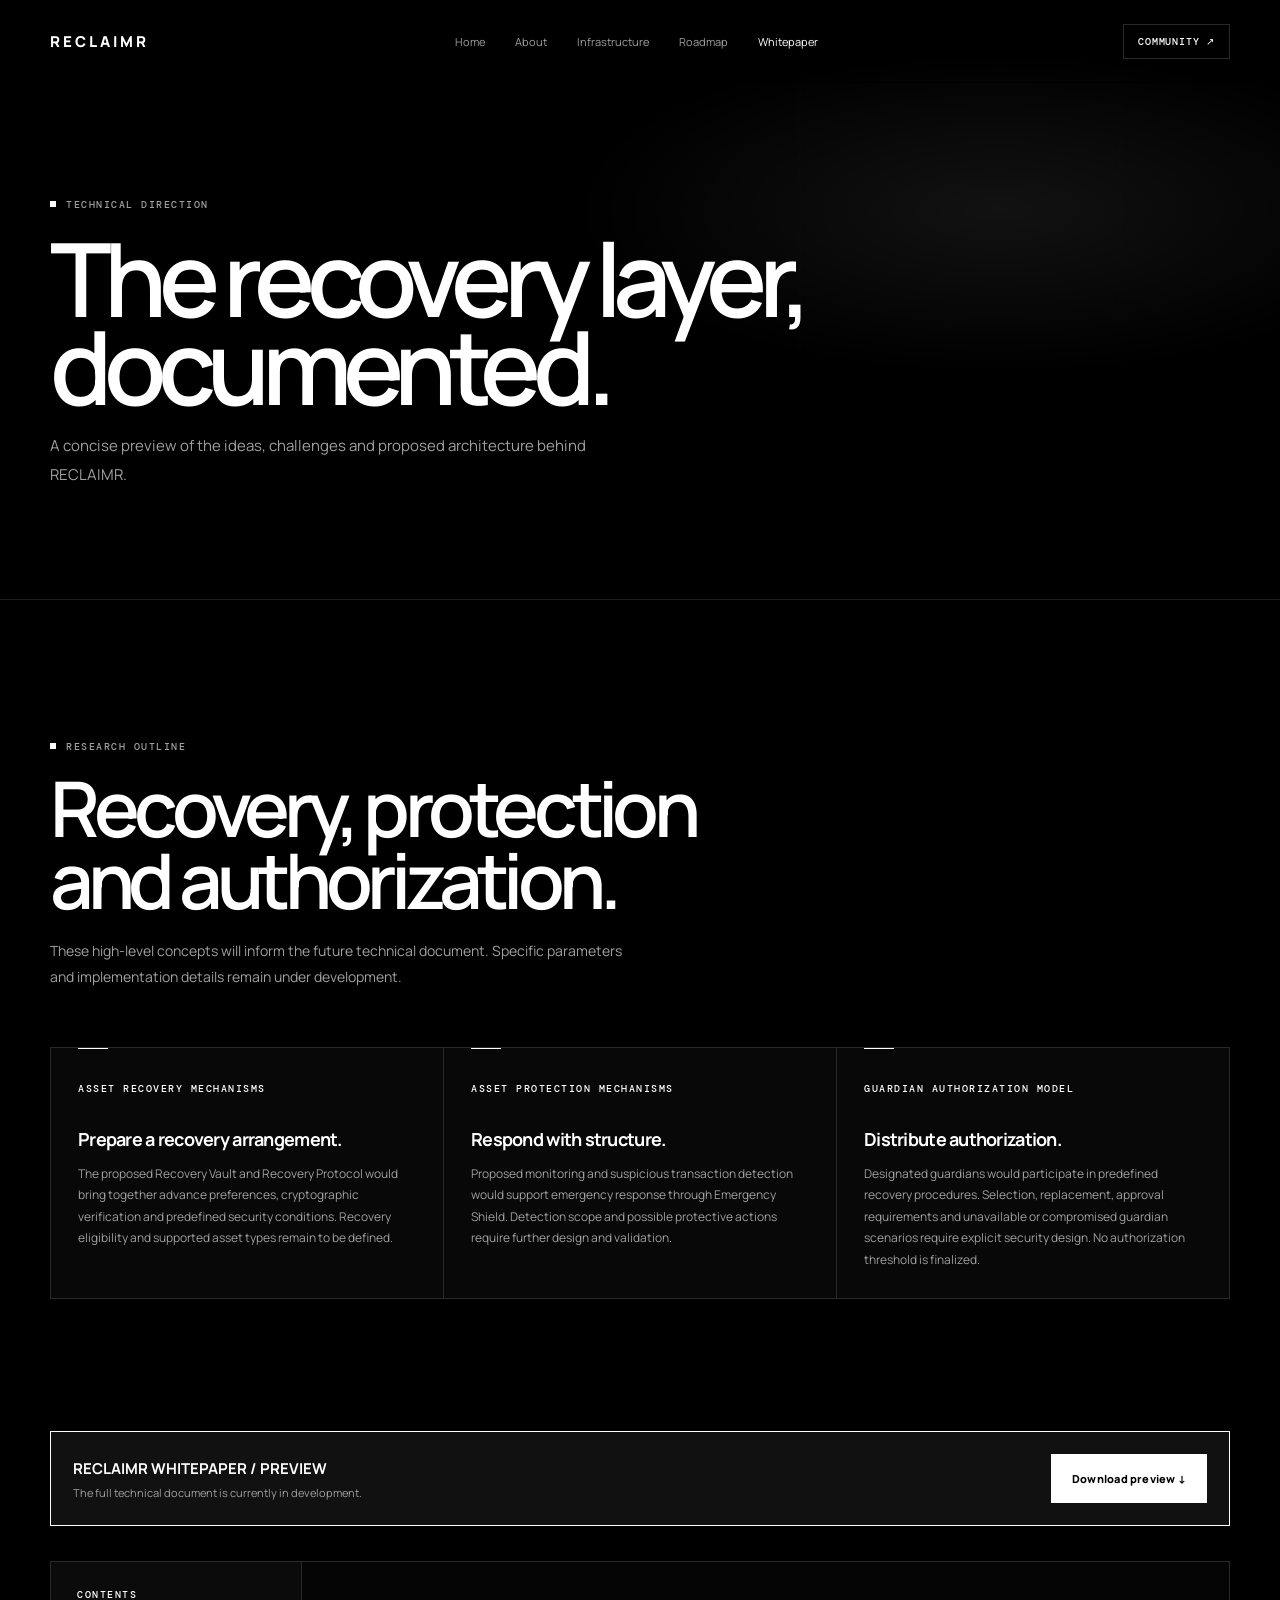
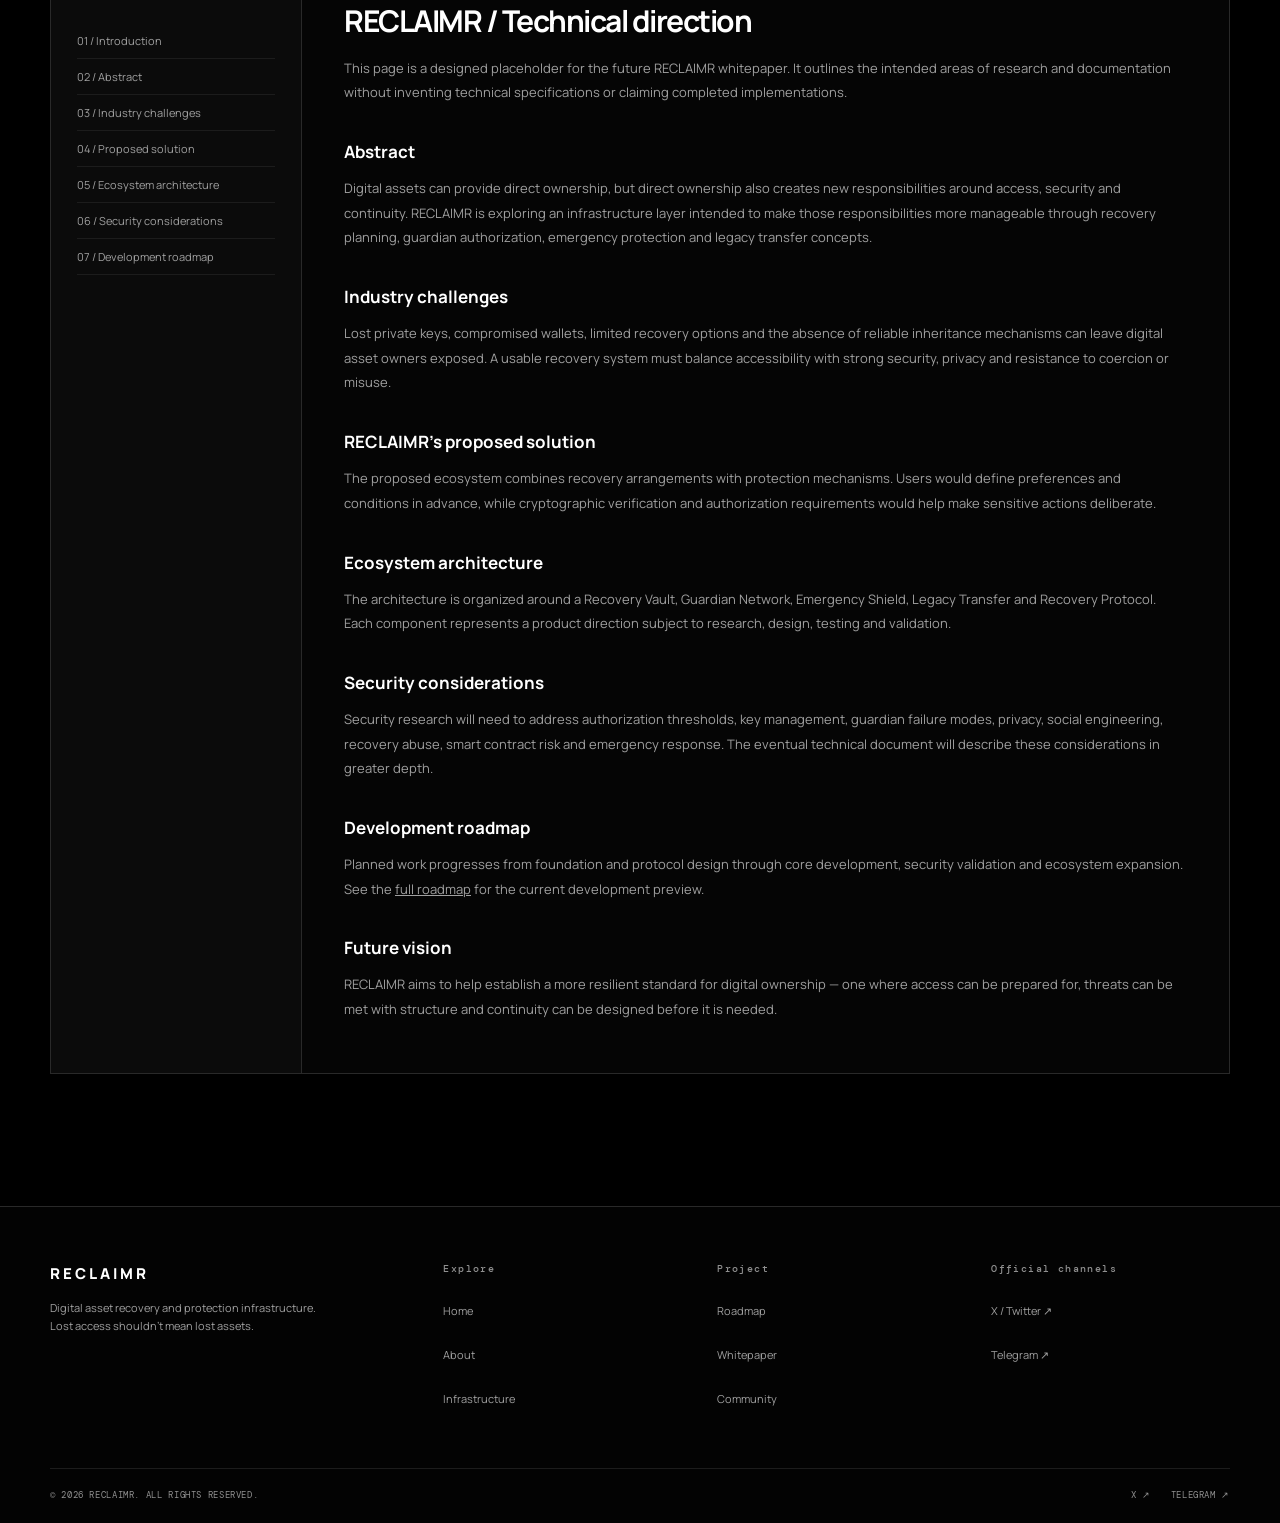
<file: whitepaper.html>
<!doctype html><html lang="en"><head><meta charset="utf-8"><meta name="viewport" content="width=device-width,initial-scale=1"><meta name="theme-color" content="#000"><meta name="description" content="RECLAIMR whitepaper preview and technical direction."><link rel="icon" href="favicon.svg" type="image/svg+xml"><link rel="stylesheet" href="styles.css"><title>Whitepaper — RECLAIMR</title></head><body>
<header class="topbar"><nav class="wrap nav" aria-label="Main navigation"><a class="brand" href="index.html"><span class="brand-mark"></span><span>RECLAIMR</span></a><div class="navlinks"><a href="index.html">Home</a><a href="about.html">About</a><a href="infrastructure.html">Infrastructure</a><a href="roadmap.html">Roadmap</a><a class="active" href="whitepaper.html">Whitepaper</a><a class="nav-cta" href="community.html">Community ↗</a></div><a class="nav-cta" href="community.html">Community ↗</a><button class="menu" type="button" aria-label="Open navigation" aria-expanded="false"><span class="micro">Menu</span></button></nav></header>
<main><section class="page-hero"><div class="grid-lines"></div><div class="wrap reveal"><span class="eyebrow">Technical direction</span><h1 class="display">The recovery layer, documented.</h1><p>A concise preview of the ideas, challenges and proposed architecture behind RECLAIMR.</p></div></section>
<section class="section" style="padding-bottom:0"><div class="wrap"><div class="section-head"><span class="eyebrow">Research outline</span><h2>Recovery, protection and authorization.</h2><p>These high-level concepts will inform the future technical document. Specific parameters and implementation details remain under development.</p></div><div class="card-grid"><article class="card"><span class="micro">ASSET RECOVERY MECHANISMS</span><h3>Prepare a recovery arrangement.</h3><p>The proposed Recovery Vault and Recovery Protocol would bring together advance preferences, cryptographic verification and predefined security conditions. Recovery eligibility and supported asset types remain to be defined.</p></article><article class="card"><span class="micro">ASSET PROTECTION MECHANISMS</span><h3>Respond with structure.</h3><p>Proposed monitoring and suspicious transaction detection would support emergency response through Emergency Shield. Detection scope and possible protective actions require further design and validation.</p></article><article class="card"><span class="micro">GUARDIAN AUTHORIZATION MODEL</span><h3>Distribute authorization.</h3><p>Designated guardians would participate in predefined recovery procedures. Selection, replacement, approval requirements and unavailable or compromised guardian scenarios require explicit security design. No authorization threshold is finalized.</p></article></div></div></section>
<section class="section"><div class="wrap"><div class="download-box reveal"><div><strong>RECLAIMR WHITEPAPER / PREVIEW</strong><span>The full technical document is currently in development.</span></div><button class="button" type="button" data-download>Download preview ↓</button></div><div class="doc-shell reveal delay-1"><aside class="doc-nav"><strong>CONTENTS</strong><a href="#introduction">01 / Introduction</a><a href="#abstract">02 / Abstract</a><a href="#challenges">03 / Industry challenges</a><a href="#solution">04 / Proposed solution</a><a href="#architecture">05 / Ecosystem architecture</a><a href="#security">06 / Security considerations</a><a href="#roadmap">07 / Development roadmap</a></aside><article class="doc-content"><div id="introduction"><h2>RECLAIMR / Technical direction</h2><p>This page is a designed placeholder for the future RECLAIMR whitepaper. It outlines the intended areas of research and documentation without inventing technical specifications or claiming completed implementations.</p></div><div id="abstract"><h3>Abstract</h3><p>Digital assets can provide direct ownership, but direct ownership also creates new responsibilities around access, security and continuity. RECLAIMR is exploring an infrastructure layer intended to make those responsibilities more manageable through recovery planning, guardian authorization, emergency protection and legacy transfer concepts.</p></div><div id="challenges"><h3>Industry challenges</h3><p>Lost private keys, compromised wallets, limited recovery options and the absence of reliable inheritance mechanisms can leave digital asset owners exposed. A usable recovery system must balance accessibility with strong security, privacy and resistance to coercion or misuse.</p></div><div id="solution"><h3>RECLAIMR's proposed solution</h3><p>The proposed ecosystem combines recovery arrangements with protection mechanisms. Users would define preferences and conditions in advance, while cryptographic verification and authorization requirements would help make sensitive actions deliberate.</p></div><div id="architecture"><h3>Ecosystem architecture</h3><p>The architecture is organized around a Recovery Vault, Guardian Network, Emergency Shield, Legacy Transfer and Recovery Protocol. Each component represents a product direction subject to research, design, testing and validation.</p></div><div id="security"><h3>Security considerations</h3><p>Security research will need to address authorization thresholds, key management, guardian failure modes, privacy, social engineering, recovery abuse, smart contract risk and emergency response. The eventual technical document will describe these considerations in greater depth.</p></div><div id="roadmap"><h3>Development roadmap</h3><p>Planned work progresses from foundation and protocol design through core development, security validation and ecosystem expansion. See the <a href="roadmap.html" style="text-decoration:underline">full roadmap</a> for the current development preview.</p></div><div><h3>Future vision</h3><p>RECLAIMR aims to help establish a more resilient standard for digital ownership — one where access can be prepared for, threats can be met with structure and continuity can be designed before it is needed.</p></div></article></div></div></section></main>
<footer><div class="wrap"><div class="footer-main"><div class="footer-brand"><a class="brand" href="index.html"><span class="brand-mark"></span><span>RECLAIMR</span></a><p>Digital asset recovery and protection infrastructure.<br>Lost access shouldn't mean lost assets.</p></div><div class="footer-col"><h3>Explore</h3><a href="index.html">Home</a><a href="about.html">About</a><a href="infrastructure.html">Infrastructure</a></div><div class="footer-col"><h3>Project</h3><a href="roadmap.html">Roadmap</a><a href="whitepaper.html">Whitepaper</a><a href="community.html">Community</a></div><div class="footer-col"><h3>Official channels</h3><a href="https://x.com/reclaimrtech?s=11" target="_blank" rel="noopener noreferrer">X / Twitter ↗</a><a href="https://t.me/RECLAIMRTECH" target="_blank" rel="noopener noreferrer">Telegram ↗</a></div></div><div class="footer-bottom"><span>© <span id="year"></span> RECLAIMR. All rights reserved.</span><div class="footer-social"><a href="https://x.com/reclaimrtech?s=11" target="_blank" rel="noopener noreferrer">X ↗</a><a href="https://t.me/RECLAIMRTECH" target="_blank" rel="noopener noreferrer">TELEGRAM ↗</a></div></div></div></footer><script src="script.js"></script></body></html>
</file>
<file: styles.css>
@import url('https://fonts.googleapis.com/css2?family=DM+Mono:wght@400;500&family=Manrope:wght@400;500;600;700;800&display=swap');

:root{--black:#000;--deep:#080808;--panel:#111;--panel-2:#151515;--line:#292929;--line-soft:#1c1c1c;--white:#fff;--muted:#a0a0a0;--dim:#909090;--sans:'Manrope',Arial,sans-serif;--mono:'DM Mono',monospace;}
*{box-sizing:border-box}html{scroll-behavior:smooth;scroll-padding-top:92px}body{margin:0;background:var(--black);color:var(--white);font-family:var(--sans);overflow-x:hidden;-webkit-font-smoothing:antialiased}body:before{content:'';position:fixed;z-index:20;inset:0;pointer-events:none;opacity:.025;background-image:url("data:image/svg+xml,%3Csvg viewBox='0 0 180 180' xmlns='http://www.w3.org/2000/svg'%3E%3Cfilter id='n'%3E%3CfeTurbulence type='fractalNoise' baseFrequency='.85' numOctaves='3' stitchTiles='stitch'/%3E%3C/filter%3E%3Crect width='100%25' height='100%25' filter='url(%23n)' opacity='.65'/%3E%3C/svg%3E");mix-blend-mode:soft-light}a{color:inherit;text-decoration:none}button{color:inherit;font:inherit}.wrap{width:min(1180px,calc(100% - 64px));margin-inline:auto}.mono,.eyebrow,.micro{font:500 10px var(--mono);letter-spacing:.15em;text-transform:uppercase}.eyebrow{display:inline-flex;align-items:center;gap:10px;color:var(--muted)}.eyebrow:before{content:'';width:6px;height:6px;background:var(--white);display:block}.display{letter-spacing:-.075em}.section{position:relative;padding:132px 0;overflow:hidden}.section-head{max-width:720px;margin-bottom:56px}.section-head h2{font-size:clamp(42px,6vw,78px);line-height:.94;font-weight:600;letter-spacing:-.075em;margin:18px 0 21px}.section-head p{max-width:580px;color:var(--muted);font-size:14px;line-height:1.9;margin:0}.grid-lines{position:absolute;inset:0;pointer-events:none;opacity:.55;background-image:linear-gradient(90deg,transparent 49.8%,rgba(255,255,255,.07) 50%,transparent 50.2%),linear-gradient(0deg,transparent 49.8%,rgba(255,255,255,.045) 50%,transparent 50.2%);background-size:25% 100%,100% 160px;mask-image:linear-gradient(90deg,transparent,black 14%,black 86%,transparent)}

/* Brand and navigation */
.brand{display:inline-flex;align-items:center;gap:12px;font-size:15px;font-weight:800;letter-spacing:.2em}.brand-mark{position:relative;width:28px;height:28px;display:inline-block;border:1px solid var(--white);overflow:hidden}.brand-mark:before,.brand-mark:after{content:'';position:absolute;height:1px;background:var(--white);transform:rotate(-45deg);transform-origin:center}.brand-mark:before{width:37px;left:-5px;top:9px}.brand-mark:after{width:37px;left:-5px;top:17px}.topbar{position:fixed;z-index:30;top:0;width:100%;border-bottom:1px solid transparent;background:linear-gradient(180deg,rgba(0,0,0,.92),rgba(0,0,0,0));transition:.3s ease}.topbar.scrolled{background:rgba(0,0,0,.84);border-color:var(--line);backdrop-filter:blur(18px)}.nav{height:82px;display:flex;align-items:center;justify-content:space-between;gap:30px}.navlinks{display:flex;align-items:center;gap:30px;color:var(--muted);font-size:11px}.navlinks a{transition:color .2s ease}.navlinks a:hover,.navlinks a.active{color:var(--white)}.nav-cta{display:inline-flex;align-items:center;gap:8px;padding:10px 14px;border:1px solid var(--line);font:500 10px var(--mono);letter-spacing:.08em;text-transform:uppercase;transition:.2s ease}.nav-cta:hover{background:var(--white);color:var(--black);border-color:var(--white)}.menu{display:none;background:transparent;border:0;padding:8px;cursor:pointer}
.button{display:inline-flex;align-items:center;justify-content:center;gap:12px;min-height:49px;padding:0 20px;border:1px solid var(--white);background:var(--white);color:var(--black);font-size:11px;font-weight:800;letter-spacing:.02em;transition:.25s ease}.button:hover{transform:translateY(-3px);background:#d5d5d5;border-color:#d5d5d5;box-shadow:0 15px 35px rgba(255,255,255,.08)}.button.secondary{background:transparent;color:var(--white);border-color:var(--line)}.button.secondary:hover{background:var(--panel);border-color:var(--white);box-shadow:none}.actions{display:flex;flex-wrap:wrap;gap:12px;margin-top:31px}

/* Shared concept visuals */
.angle-art{position:relative;min-height:440px;border:1px solid var(--line);background:linear-gradient(135deg,#0c0c0c,#050505);overflow:hidden}.angle-art:before,.angle-art:after{content:'';position:absolute;border:1px solid #383838;transform:skewX(-25deg) rotate(-18deg)}.angle-art:before{inset:12% 18% 16% 15%}.angle-art:after{inset:23% 28% 26% 25%;border-color:#5a5a5a}.angle-art .slash{position:absolute;left:-8%;right:-8%;top:48%;height:1px;background:var(--white);opacity:.7;transform:rotate(-25deg)}.angle-art .slash:after{content:'';position:absolute;right:18%;top:-4px;width:9px;height:9px;border-right:1px solid var(--white);border-top:1px solid var(--white);transform:rotate(45deg)}.angle-art .art-label{position:absolute;left:22px;top:19px;color:var(--dim)}.angle-art .art-footer{position:absolute;right:22px;bottom:19px;color:var(--muted);display:flex;align-items:center;gap:8px}.art-footer i{width:5px;height:5px;background:var(--white);display:block}.tag{display:inline-flex;padding:7px 9px;border:1px solid var(--line);color:var(--muted);font:500 9px var(--mono);letter-spacing:.1em;text-transform:uppercase}.card-grid{display:grid;grid-template-columns:repeat(3,1fr);gap:1px;background:var(--line);border:1px solid var(--line)}.card{position:relative;min-height:220px;padding:27px;background:var(--deep);transition:.25s ease}.card:hover{background:var(--panel);transform:translateY(-4px)}.card:before{content:'';position:absolute;top:0;left:27px;width:30px;height:1px;background:var(--white)}.card-index{color:var(--muted)}.card h3{font-size:18px;letter-spacing:-.04em;margin:30px 0 12px}.card p{color:var(--muted);font-size:12px;line-height:1.8;margin:0}.icon-box{width:38px;height:38px;display:grid;place-items:center;border:1px solid var(--line);font-size:17px;color:var(--white)}

/* Home */
.hero{position:relative;min-height:850px;display:flex;align-items:center;padding:155px 0 105px;background:radial-gradient(ellipse at 78% 42%,rgba(255,255,255,.07),transparent 28%),#000}.hero-grid{position:relative;z-index:1;display:grid;grid-template-columns:.9fr 1.1fr;align-items:center;gap:65px}.hero-copy h1{max-width:650px;font-size:clamp(58px,8.2vw,112px);line-height:.86;font-weight:600;margin:24px 0 25px}.hero-copy h1 span{display:block;color:#bdbdbd}.hero-copy>p{max-width:500px;color:var(--muted);font-size:15px;line-height:1.85;margin:0}.hero-note{display:flex;align-items:center;gap:11px;color:var(--dim);font:10px var(--mono);letter-spacing:.08em;margin-top:32px}.dot{width:6px;height:6px;background:var(--white);display:block;box-shadow:0 0 0 5px rgba(255,255,255,.06)}.hero-art{position:relative;height:580px}.hero-art .angle-art{height:100%;border:0;background:transparent}.hero-art .angle-art:before{inset:14% 8% 16% 15%;border-color:#323232;box-shadow:0 0 100px rgba(255,255,255,.03)}.hero-art .angle-art:after{inset:25% 20% 26% 27%;border-color:#747474}.hero-art .art-core{position:absolute;left:50%;top:50%;width:102px;height:102px;border:1px solid var(--white);transform:translate(-50%,-50%) rotate(45deg);background:#050505;box-shadow:0 0 0 18px rgba(255,255,255,.025),0 0 50px rgba(255,255,255,.08);animation:breathe 7s ease-in-out infinite}.art-core:before,.art-core:after{content:'';position:absolute;inset:22px;border:1px solid #999}.art-core:after{inset:43px;background:var(--white);border:0}@keyframes breathe{0%,100%{transform:translate(-50%,-50%) rotate(45deg) scale(.98)}50%{transform:translate(-50%,-50%) rotate(45deg) scale(1.04)}}.hero-art .slash{top:53%}.hero-art .art-label{top:14%;left:10%}.hero-art .art-footer{bottom:12%;right:8%}.scroll-cue{position:absolute;bottom:30px;left:50%;transform:translateX(-50%);color:var(--dim);font:9px var(--mono);letter-spacing:.15em;text-transform:uppercase;text-align:center}.scroll-cue:after{content:'';display:block;width:1px;height:30px;background:linear-gradient(var(--white),transparent);margin:10px auto 0}
.problem{background:#080808;border-top:1px solid var(--line-soft)}.problem .section-head{max-width:760px}.approach{background:var(--deep)}.approach-grid{display:grid;grid-template-columns:.75fr 1.25fr;gap:80px;align-items:center}.approach .section-head{margin:0}.approach h2 span{color:#bdbdbd}.flow-panel{padding:31px;border:1px solid var(--line);background:linear-gradient(135deg,#151515,#090909)}.flow-path{display:flex;align-items:center;gap:10px}.flow-step{display:grid;justify-items:center;gap:10px;text-align:center;color:var(--muted);font:9px var(--mono);letter-spacing:.1em}.flow-step i{width:42px;height:42px;display:grid;place-items:center;border:1px solid #555;color:var(--white);font-style:normal;font-size:16px}.flow-line{height:1px;flex:1;background:linear-gradient(90deg,#333,var(--white),#333)}.stages{display:grid;grid-template-columns:repeat(3,1fr);gap:16px;margin-top:35px}.stage{border-top:1px solid var(--line);padding-top:14px}.stage b{color:var(--white);font:500 9px var(--mono);letter-spacing:.11em}.stage span{display:block;color:var(--muted);font-size:11px;line-height:1.7;margin-top:10px}.vision{background:radial-gradient(ellipse at center,#171717 0%,#080808 35%,#000 75%);text-align:center}.vision-copy{position:relative;z-index:1;max-width:900px;margin:auto}.vision-copy h2{font-size:clamp(48px,8.5vw,112px);line-height:.88;font-weight:500;margin:23px auto 25px}.vision-copy p{max-width:500px;color:var(--muted);font-size:14px;line-height:1.9;margin:auto}.vision-copy .actions{justify-content:center}.preview{background:#080808}.roadmap-preview{display:grid;grid-template-columns:repeat(4,1fr);gap:20px}.roadmap-item{border-top:1px solid var(--white);padding-top:18px}.roadmap-item b{font:500 10px var(--mono);letter-spacing:.12em;color:var(--white)}.roadmap-item h3{font-size:17px;margin:17px 0 9px}.roadmap-item p{color:var(--muted);font-size:11px;line-height:1.7;margin:0}.community-band{border-block:1px solid var(--line);background:#050505}.community-band .inner{display:flex;align-items:center;justify-content:space-between;gap:30px;padding:46px 0}.community-band h2{font-size:clamp(28px,4vw,48px);letter-spacing:-.065em;margin:13px 0 0}.community-band p{max-width:420px;color:var(--muted);font-size:13px;line-height:1.8;margin:0}.final{position:relative;min-height:500px;display:flex;align-items:center;text-align:center;overflow:hidden;background:radial-gradient(ellipse at center,rgba(255,255,255,.1),transparent 35%),#000}.final-copy{position:relative;z-index:1;width:min(780px,100%);margin:auto}.final-copy h2{font-size:clamp(50px,8vw,96px);line-height:.88;font-weight:500;margin:23px 0}.final-copy p{max-width:440px;color:var(--muted);font-size:14px;line-height:1.85;margin:auto}.final-copy .actions{justify-content:center}.final-geometry{position:absolute;inset:5% 30%;border:1px solid #2a2a2a;transform:rotate(-32deg) skewX(-18deg);opacity:.7}.final-geometry:after{content:'';position:absolute;inset:17%;border:1px solid #404040}

/* Inner pages */
.page-hero{position:relative;padding:190px 0 110px;background:radial-gradient(ellipse at 78% 35%,rgba(255,255,255,.07),transparent 30%),#000;border-bottom:1px solid var(--line-soft)}.page-hero h1{max-width:850px;font-size:clamp(58px,8vw,110px);line-height:.86;font-weight:600;letter-spacing:-.08em;margin:22px 0}.page-hero p{max-width:590px;color:var(--muted);font-size:15px;line-height:1.9;margin:0}.page-hero .grid-lines{opacity:.35}.two-col{display:grid;grid-template-columns:.8fr 1.2fr;gap:90px;align-items:start}.two-col h2{font-size:clamp(40px,5vw,66px);line-height:.94;letter-spacing:-.075em;margin:18px 0}.two-col p{color:var(--muted);font-size:14px;line-height:1.95;margin:0 0 16px}.copy-stack{display:grid;gap:1px;background:var(--line);border:1px solid var(--line)}.copy-block{padding:25px;background:var(--deep)}.copy-block h3{font-size:17px;margin:0 0 10px;letter-spacing:-.03em}.copy-block p{font-size:12px;margin:0}.infra-grid{display:grid;grid-template-columns:repeat(2,1fr);gap:12px}.infra-card{position:relative;min-height:260px;padding:26px;border:1px solid var(--line);background:linear-gradient(145deg,#121212,#070707);overflow:hidden;transition:.25s ease}.infra-card:hover{border-color:#777;transform:translateY(-5px)}.infra-card:nth-child(5){grid-column:span 2}.infra-card .number{font:500 10px var(--mono);letter-spacing:.14em;color:var(--muted)}.infra-card h3{font-size:23px;letter-spacing:-.05em;margin:42px 0 10px}.infra-card p{max-width:470px;color:var(--muted);font-size:12px;line-height:1.8;margin:0}.infra-card .chevrons{position:absolute;right:24px;top:26px;color:#666;font-size:20px;letter-spacing:-8px}.notice{display:flex;gap:15px;align-items:flex-start;padding:18px 20px;border:1px solid var(--line);background:#0c0c0c;color:var(--muted);font-size:11px;line-height:1.7}.notice strong{color:var(--white);font-weight:600}.roadmap-list{position:relative;display:grid;gap:0}.roadmap-list:before{content:'';position:absolute;left:16px;top:0;bottom:0;width:1px;background:linear-gradient(var(--white),var(--line),transparent)}.phase{position:relative;display:grid;grid-template-columns:180px 1fr;gap:45px;padding:0 0 64px 54px}.phase:last-child{padding-bottom:0}.phase:before{content:'';position:absolute;left:10px;top:0;width:13px;height:13px;border:1px solid var(--white);background:var(--black);transform:rotate(45deg)}.phase-label{font:500 10px var(--mono);letter-spacing:.14em;color:var(--white)}.phase h3{font-size:28px;letter-spacing:-.05em;margin:0 0 12px}.phase p{color:var(--muted);font-size:13px;line-height:1.8;margin:0 0 17px}.phase ul{display:grid;grid-template-columns:repeat(2,1fr);gap:10px 20px;padding:0;margin:0;list-style:none}.phase li{color:var(--muted);font-size:12px;line-height:1.6;padding-left:15px;position:relative}.phase li:before{content:'→';position:absolute;left:0;color:var(--white)}.doc-shell{display:grid;grid-template-columns:250px 1fr;gap:1px;border:1px solid var(--line);background:var(--line)}.doc-nav{padding:26px;background:#0b0b0b}.doc-nav strong{display:block;font:500 10px var(--mono);letter-spacing:.15em;margin-bottom:22px}.doc-nav a{display:block;color:var(--muted);font-size:11px;padding:10px 0;border-bottom:1px solid var(--line-soft)}.doc-nav a:hover{color:var(--white)}.doc-content{padding:38px 42px;background:#050505}.doc-content h2{font-size:30px;letter-spacing:-.05em;margin:0 0 15px}.doc-content h3{font-size:17px;margin:35px 0 10px}.doc-content p,.doc-content li{color:var(--muted);font-size:13px;line-height:1.9}.doc-content ul{padding-left:18px}.download-box{display:flex;align-items:center;justify-content:space-between;gap:20px;margin-bottom:35px;padding:22px;border:1px solid var(--white);background:#111}.download-box strong{font-size:15px}.download-box span{display:block;color:var(--muted);font-size:11px;margin-top:6px}.community-page{min-height:540px;display:grid;grid-template-columns:1fr 1fr;gap:12px}.social-card{display:flex;flex-direction:column;justify-content:space-between;min-height:360px;padding:30px;border:1px solid var(--line);background:linear-gradient(145deg,#151515,#070707);transition:.25s ease}.social-card:hover{border-color:#777;transform:translateY(-5px)}.social-card h2{font-size:clamp(35px,5vw,62px);letter-spacing:-.07em;margin:18px 0}.social-card p{max-width:300px;color:var(--muted);font-size:13px;line-height:1.8;margin:0}.social-card .social-mark{font:500 11px var(--mono);letter-spacing:.16em}.social-card .button{align-self:flex-start}.disclaimer{color:var(--dim);font:10px var(--mono);line-height:1.7;letter-spacing:.03em}

/* Footer / motion */
footer{border-top:1px solid var(--line);background:#030303;padding:55px 0 22px}.footer-main{display:grid;grid-template-columns:1.5fr repeat(3,1fr);gap:35px;padding-bottom:47px}.footer-brand p{max-width:280px;color:var(--muted);font-size:11px;line-height:1.7;margin:15px 0 0}.footer-col h3{font:500 10px var(--mono);letter-spacing:.14em;color:var(--dim);margin:0 0 14px}.footer-col a{display:block;color:var(--muted);font-size:11px;padding:6px 0}.footer-col a:hover{color:var(--white)}.footer-bottom{display:flex;align-items:center;justify-content:space-between;gap:20px;border-top:1px solid var(--line-soft);padding-top:20px;color:var(--dim);font:9px var(--mono);letter-spacing:.07em;text-transform:uppercase}.footer-social{display:flex;gap:20px}.reveal{opacity:0;transform:translateY(20px);transition:opacity .75s ease,transform .75s ease}.reveal.visible{opacity:1;transform:none}.delay-1{transition-delay:.1s}.delay-2{transition-delay:.2s}.delay-3{transition-delay:.3s}:focus-visible{outline:2px solid var(--white);outline-offset:4px}@media(prefers-reduced-motion:reduce){html{scroll-behavior:auto}*,*:before,*:after{animation-duration:.01ms!important;animation-iteration-count:1!important;transition-duration:.01ms!important}.reveal{opacity:1;transform:none}}

@media(max-width:980px){.wrap{width:min(100% - 46px,720px)}.hero-grid,.approach-grid,.two-col{grid-template-columns:1fr;gap:42px}.hero{padding-top:135px}.hero-copy{text-align:center}.hero-copy>p{margin-inline:auto}.actions,.hero-note{justify-content:center}.hero-art{height:min(500px,75vw);margin:0}.roadmap-preview{grid-template-columns:repeat(2,1fr);row-gap:30px}.footer-main{grid-template-columns:1.5fr 1fr 1fr}.footer-brand{grid-row:span 2}.phase{grid-template-columns:130px 1fr}.doc-shell{grid-template-columns:190px 1fr}}
@media(max-width:700px){.wrap{width:calc(100% - 34px)}.nav{height:70px}.brand{font-size:13px}.navlinks{display:none;position:absolute;top:70px;left:0;right:0;flex-direction:column;align-items:stretch;gap:0;padding:10px 17px 17px;background:rgba(0,0,0,.96);border-bottom:1px solid var(--line);backdrop-filter:blur(16px)}.navlinks.open{display:flex}.navlinks a{padding:13px 3px;border-bottom:1px solid var(--line-soft)}.navlinks .nav-cta{display:flex;margin-top:10px;text-align:center;justify-content:center}.nav>.nav-cta{display:none}.menu{display:block}.section{padding:92px 0}.hero{min-height:auto;padding:115px 0 78px}.hero-copy h1{font-size:clamp(55px,15vw,80px)}.hero-copy>p,.page-hero p{font-size:13px}.hero-art{height:330px}.scroll-cue{display:none}.section-head{margin-bottom:38px}.section-head h2{font-size:48px}.card-grid,.infra-grid,.community-page{grid-template-columns:1fr}.infra-card:nth-child(5){grid-column:auto}.flow-panel{padding:22px 14px}.flow-path{gap:4px}.flow-step{font-size:7px;letter-spacing:.04em}.flow-step i{width:31px;height:31px;font-size:12px}.stages{gap:8px}.stage span{font-size:9px}.community-band .inner{align-items:flex-start;flex-direction:column}.page-hero{padding:145px 0 82px}.page-hero h1{font-size:clamp(56px,15vw,82px)}.phase{grid-template-columns:1fr;gap:12px;padding:0 0 48px 38px}.phase:before{left:4px}.roadmap-list:before{left:10px}.phase h3{font-size:25px}.phase ul{grid-template-columns:1fr}.doc-shell{grid-template-columns:1fr}.doc-nav{padding:22px}.doc-nav a{display:inline-block;border:1px solid var(--line);padding:9px 10px;margin:4px 3px 0 0}.doc-content{padding:27px 21px}.download-box{align-items:flex-start;flex-direction:column}.footer-main{grid-template-columns:1fr 1fr;gap:25px}.footer-brand{grid-column:1/-1;grid-row:auto}.footer-bottom{align-items:flex-start;flex-direction:column}.button{width:100%}.actions{width:100%}.actions .button{flex:1}.social-card{min-height:310px}}
/* Use the text wordmark until the original brand asset is supplied. */
.brand-mark{display:none}.navlinks .nav-cta{display:none}.navlinks a{min-height:44px;display:inline-flex;align-items:center}.footer-col a{min-height:44px;display:flex;align-items:center}.button{cursor:pointer}.pillars{display:grid;grid-template-columns:1fr 1fr;gap:12px}.pillar{border:1px solid var(--line);padding:30px;background:var(--panel)}.pillar h3{font-size:26px;letter-spacing:-.04em}.pillar p{color:var(--muted);font-size:14px;line-height:1.8}.skip-link{position:fixed;top:8px;left:16px;z-index:50;padding:12px;background:white;color:black;transform:translateY(-150%)}.skip-link:focus{transform:none}.reveal{opacity:1;transform:none}.motion-ready .reveal:not(.visible){opacity:0;transform:translateY(20px)}.hero-copy h1{font-size:clamp(56px,6.2vw,88px)}.hero-grid{grid-template-columns:1.2fr 1fr;gap:40px}.hero-copy .eyebrow{line-height:1.8;font-size:9px;letter-spacing:.1em}.notice strong{flex-shrink:0}.page-hero>.wrap{position:relative}.doc-content>div{scroll-margin-top:100px}.hero-art{pointer-events:none}
@view-transition{navigation:auto}::view-transition-old(root),::view-transition-new(root){animation-duration:.18s}
@media(max-width:980px){.hero-grid{grid-template-columns:1fr}.hero-copy h1{max-width:700px;margin-inline:auto}.nav{gap:18px}.navlinks{gap:17px}}
@media(max-width:700px){.navlinks .nav-cta{display:flex}.pillars{grid-template-columns:1fr}.hero-copy h1{font-size:clamp(48px,12vw,80px)}.notice{flex-direction:column;gap:8px}.button{min-height:48px}.hero-copy .eyebrow{max-width:300px}.actions .button{flex-basis:100%}.social-card .button{margin-top:25px}}
@media(prefers-reduced-motion:reduce){.motion-ready .reveal:not(.visible){opacity:1;transform:none}::view-transition-old(root),::view-transition-new(root){animation:none}}
@media(max-width:390px){.wrap{width:calc(100% - 28px)}.footer-main{grid-template-columns:1fr}.footer-brand{grid-column:auto}.hero-art{height:280px}}
</file>
